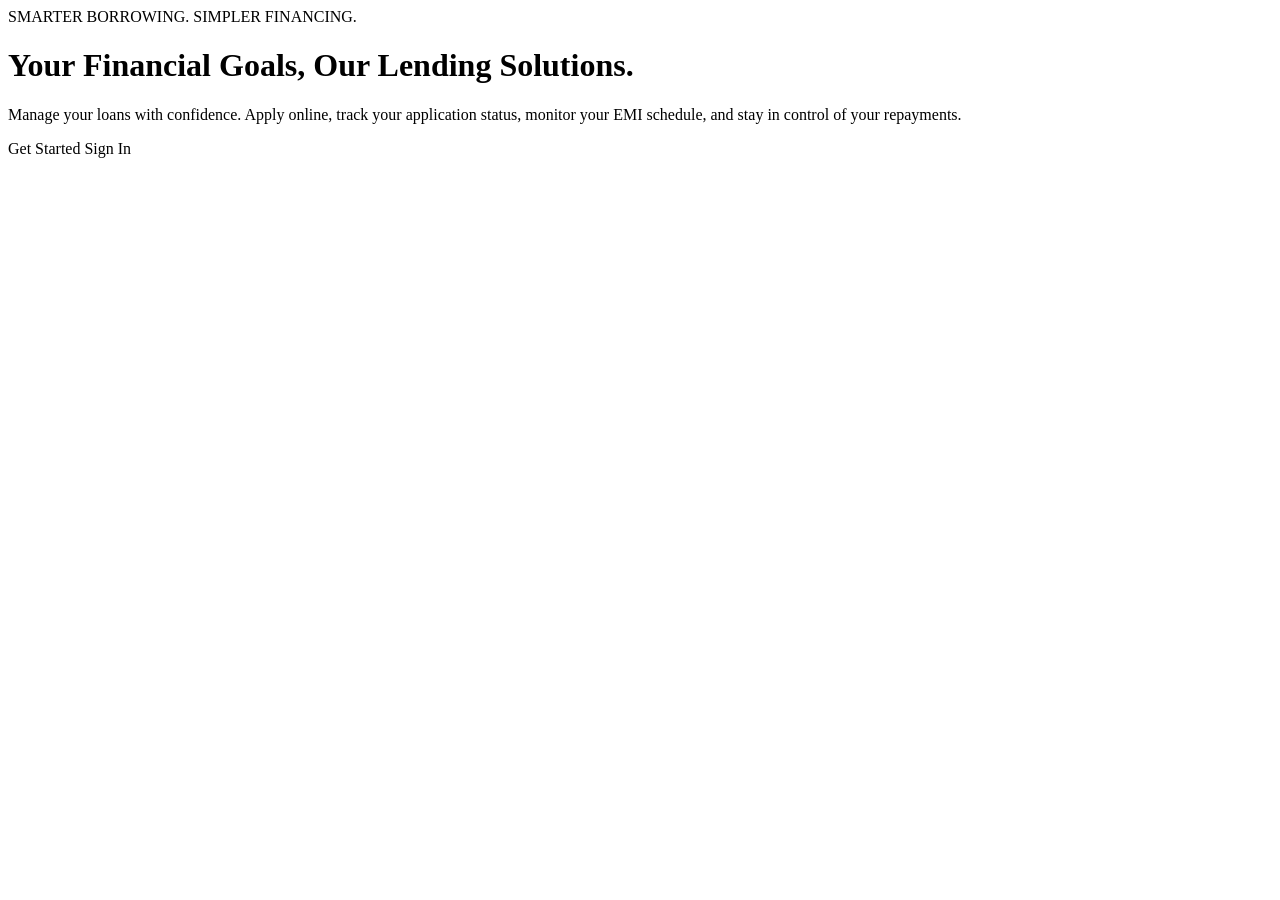
<file: src/main/resources/templates/index.html>
<!DOCTYPE html>
<html lang="en" xmlns:th="http://www.thymeleaf.org">

<head>
    <meta charset="UTF-8">
    <meta name="viewport" content="width=device-width, initial-scale=1.0">

    <title>Digital Lending System</title>

    <link rel="stylesheet" th:href="@{/css/style.css}">
</head>

<body>

<!-- Reusable Navigation -->
<div th:replace="~{fragments/common :: publicNavbar}"></div>


<main class="home-hero">
    <div class="hero-content">

        <span class="hero-tagline">
            SMARTER BORROWING. SIMPLER FINANCING.
        </span>

        <h1>
            Your Financial Goals,
            <span>Our Lending Solutions.</span>
        </h1>

        <p class="hero-description">
            Manage your loans with confidence. Apply online, track your
            application status, monitor your EMI schedule, and stay
            in control of your repayments.
        </p>

        <div class="hero-actions">
            <a th:href="@{/register}"
               class="hero-button hero-button-primary">
                Get Started
            </a>

            <a th:href="@{/login}"
               class="hero-button hero-button-secondary">
                Sign In
            </a>
        </div>

    </div>
</main>


<!-- Reusable Footer -->
<div th:replace="~{fragments/common :: pageFooter}"></div>

</body>
</html>
</file>
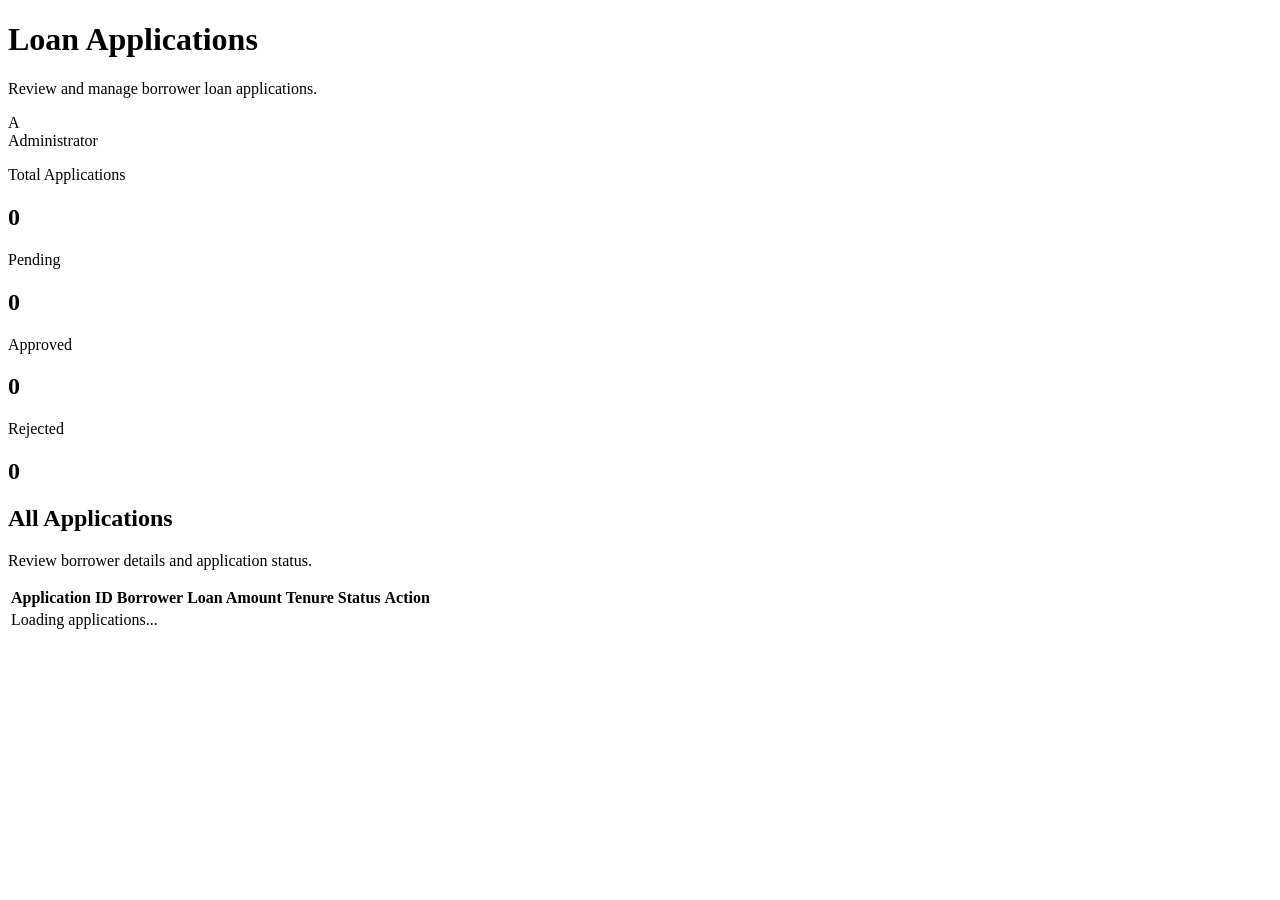
<file: src/main/resources/templates/admin/applications.html>
<!DOCTYPE html>
<html lang="en" xmlns:th="http://www.thymeleaf.org">
<head>
    <meta charset="UTF-8">
    <meta name="viewport" content="width=device-width, initial-scale=1.0">
    <title>Loan Applications | Digital Lending</title>
    <link rel="stylesheet" th:href="@{/css/style.css}">


    <style>
        /* Action buttons container */
        .application-actions {
            display: flex;
            align-items: center;
            gap: 10px;
            white-space: nowrap;
        }

        /* Common button styling */
        .action-btn {
            border: none;
            padding: 9px 16px;
            border-radius: 8px;
            font-size: 13px;
            font-weight: 600;
            cursor: pointer;
            transition: all 0.25s ease;
            display: inline-flex;
            align-items: center;
            justify-content: center;
            gap: 6px;
        }

        /* Approve button */
        .approve-btn {
            background: #e0f5f0;
            color: #087f68;
            border: 1px solid #b7e8dc;
        }

        .approve-btn:hover {
            background: #087f68;
            color: #ffffff;
            box-shadow: 0 4px 10px rgba(8, 127, 104, 0.18);
            transform: translateY(-2px);
        }

        /* Reject button */
        .reject-btn {
            background: #fff0f0;
            color: #c03945;
            border: 1px solid #f3c5c8;
        }

        .reject-btn:hover {
            background: #c03945;
            color: #ffffff;
            box-shadow: 0 4px 10px rgba(192, 57, 69, 0.18);
            transform: translateY(-2px);
        }

        /* Keyboard accessibility */
        .action-btn:focus-visible {
            outline: 3px solid rgba(20, 150, 130, 0.3);
            outline-offset: 3px;
        }

        .action-btn:active {
            transform: scale(0.97);
        }
    </style>


</head>
<body class="dashboard-page">

<div class="dashboard-container">

    <!-- Admin Sidebar -->
    <aside th:replace="~{fragments/common :: adminSidebar('applications')}"></aside>

    <!-- Main Content -->
    <main class="dashboard-main">

        <header class="dashboard-header">
            <div>
                <h1>Loan Applications</h1>
                <p>Review and manage borrower loan applications.</p>
            </div>

            <div class="dashboard-user">
                <div class="user-avatar">A</div>
                <span>Administrator</span>
            </div>
        </header>

        <!-- Application Summary -->
        <section class="dashboard-section">
            <div class="summary-grid">

                <div class="summary-card">
                    <p>Total Applications</p>
                    <h2 id="totalApplications">0</h2>
                </div>

                <div class="summary-card">
                    <p>Pending</p>
                    <h2 id="pendingApplications">0</h2>
                </div>

                <div class="summary-card">
                    <p>Approved</p>
                    <h2 id="approvedApplications">0</h2>
                </div>

                <div class="summary-card">
                    <p>Rejected</p>
                    <h2 id="rejectedApplications">0</h2>
                </div>

            </div>
        </section>

        <!-- Applications Table -->
        <section class="loans-table-section">

            <div class="section-heading">
                <h2>All Applications</h2>
                <p>Review borrower details and application status.</p>
            </div>

            <p id="applicationsMessage" class="form-message"></p>

            <div class="table-responsive">
                <table class="loans-table">

                    <thead>
                    <tr>
                        <th>Application ID</th>
                        <th>Borrower</th>
                        <th>Loan Amount</th>
                        <th>Tenure</th>
                        <th>Status</th>
                        <th>Action</th>
                    </tr>
                    </thead>

                    <tbody id="applicationsTableBody">
                    <tr>
                        <td colspan="6" class="empty-table-message">
                            Loading applications...
                        </td>
                    </tr>
                    </tbody>

                </table>
            </div>

        </section>

    </main>

    <input type="hidden" id="csrfToken"
           th:name="${_csrf.parameterName}"
           th:value="${_csrf.token}">

</div>


<script th:src="@{/js/admin-applications.js}"></script>
</body>
</html>
</file>
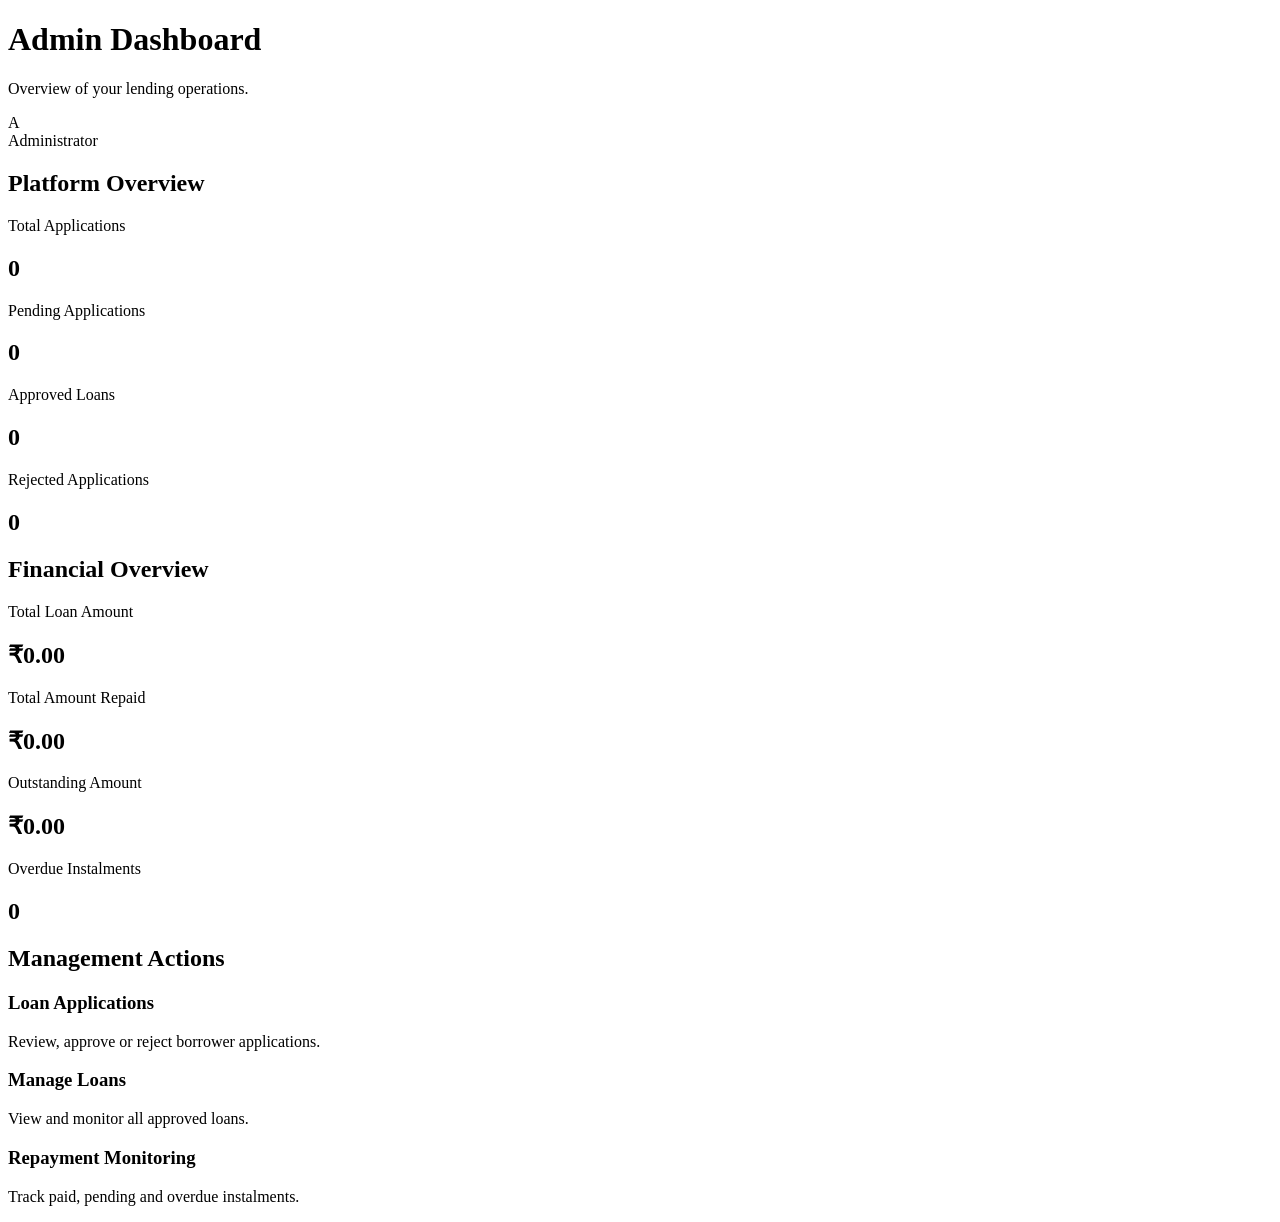
<file: src/main/resources/templates/admin/dashboard.html>
<!DOCTYPE html>
<html lang="en" xmlns:th="http://www.thymeleaf.org">
<head>
    <meta charset="UTF-8">
    <meta name="viewport" content="width=device-width, initial-scale=1.0">
    <title>Admin Dashboard | Digital Lending</title>
    <link rel="stylesheet" th:href="@{/css/style.css}">
</head>
<body class="dashboard-page">

<div class="dashboard-container">

    <!-- Admin Sidebar -->
    <aside th:replace="~{fragments/common :: adminSidebar('dashboard')}"></aside>

    <!-- Main Content -->
    <main class="dashboard-main">

        <header class="dashboard-header">
            <div>
                <h1>Admin Dashboard</h1>
                <p>Overview of your lending operations.</p>
            </div>

            <div class="dashboard-user">
                <div class="user-avatar">A</div>
                <span>Administrator</span>
            </div>
        </header>


        <!-- Statistics -->
        <section class="dashboard-section">
            <h2>Platform Overview</h2>

            <div class="summary-grid">

                <div class="summary-card">
                    <p>Total Applications</p>
                    <h2 id="totalApplications">0</h2>
                </div>

                <div class="summary-card">
                    <p>Pending Applications</p>
                    <h2 id="pendingApplications">0</h2>
                </div>

                <div class="summary-card">
                    <p>Approved Loans</p>
                    <h2 id="approvedLoans">0</h2>
                </div>

                <div class="summary-card">
                    <p>Rejected Applications</p>
                    <h2 id="rejectedApplications">0</h2>
                </div>

            </div>
        </section>


        <!-- Financial Overview -->
        <section class="dashboard-section">
            <h2>Financial Overview</h2>

            <div class="summary-grid">

                <div class="summary-card">
                    <p>Total Loan Amount</p>
                    <h2 id="totalLoanAmount">₹0.00</h2>
                </div>

                <div class="summary-card">
                    <p>Total Amount Repaid</p>
                    <h2 id="totalAmountRepaid">₹0.00</h2>
                </div>

                <div class="summary-card">
                    <p>Outstanding Amount</p>
                    <h2 id="outstandingAmount">₹0.00</h2>
                </div>

                <div class="summary-card">
                    <p>Overdue Instalments</p>
                    <h2 id="overdueInstalments">0</h2>
                </div>

            </div>
        </section>

        <!-- Quick Actions -->
        <section class="dashboard-section">
            <h2>Management Actions</h2>

            <div class="action-grid">

                <a th:href="@{/admin/applications}" class="action-card">
                    <h3>Loan Applications</h3>
                    <p>Review, approve or reject borrower applications.</p>
                </a>

                <a th:href="@{/admin/loans}" class="action-card">
                    <h3>Manage Loans</h3>
                    <p>View and monitor all approved loans.</p>
                </a>

                <a th:href="@{/admin/repayments}" class="action-card">
                    <h3>Repayment Monitoring</h3>
                    <p>Track paid, pending and overdue instalments.</p>
                </a>

            </div>
        </section>

    </main>

</div>


<script th:src="@{/js/admin-dashboard.js}"></script>
</body>
</html>
</file>
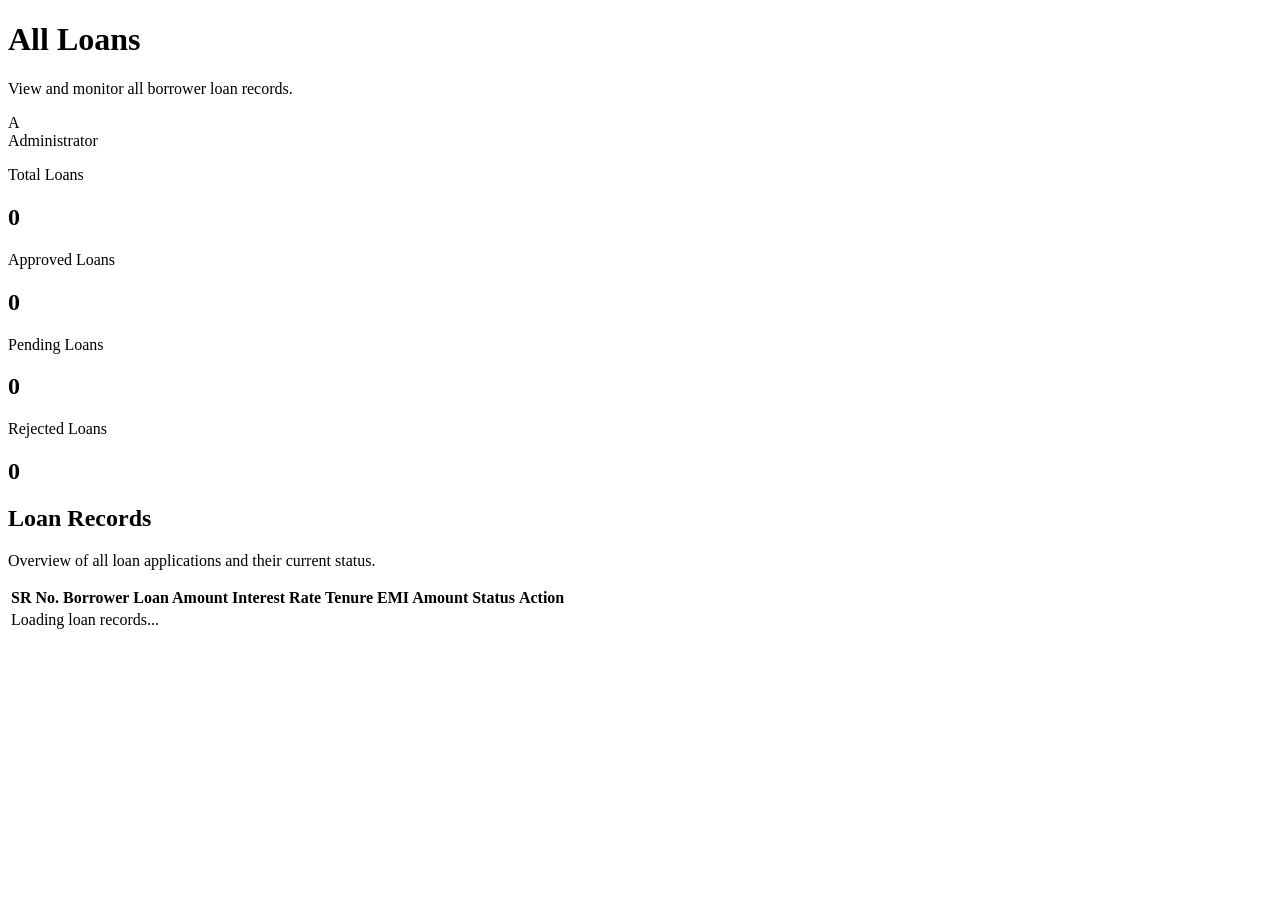
<file: src/main/resources/templates/admin/loans.html>
<!DOCTYPE html>
<html lang="en" xmlns:th="http://www.thymeleaf.org">
<head>
    <meta charset="UTF-8">
    <meta name="viewport" content="width=device-width, initial-scale=1.0">
    <title>All Loans | Digital Lending</title>
    <link rel="stylesheet" th:href="@{/css/style.css}">

  <style>

    /* Loan status badges */
    .loan-status {
      display: inline-block;
      padding: 6px 12px;
      border-radius: 20px;
      font-size: 12px;
      font-weight: 600;
      letter-spacing: 0.3px;
      text-transform: uppercase;
    }

    .status-approved {
      background: #e0f5f0;
      color: #087f68;
    }

    .status-applied,
    .status-pending {
      background: #fff4dc;
      color: #a66b00;
    }

    .status-rejected {
      background: #fff0f0;
      color: #c03945;
    }

    .status-closed {
      background: #edf0f4;
      color: #526174;
    }

    /* Generate repayment schedule button */
    .generate-schedule-btn {
        background: linear-gradient(135deg, #0d9488, #0f766e);
        color: #ffffff;
        border: none;
        padding: 9px 14px;
        border-radius: 8px;
        font-size: 12px;
        font-weight: 600;
        cursor: pointer;
        white-space: nowrap;
        transition: all 0.25s ease;
        box-shadow: 0 3px 8px rgba(13, 148, 136, 0.18);
    }

    .generate-schedule-btn:hover {
        background: linear-gradient(135deg, #0f766e, #115e59);
        transform: translateY(-2px);
    }

    .generate-schedule-btn:disabled {
        background: #94a3b8;
        cursor: not-allowed;
        transform: none;
        box-shadow: none;
    }

    .schedule-generated {
        color: #087f68;
        font-size: 12px;
        font-weight: 600;
        white-space: nowrap;
    }

  </style>

</head>
<body class="dashboard-page">

<div class="dashboard-container">

    <!-- Admin Sidebar -->
    <aside th:replace="~{fragments/common :: adminSidebar('loans')}"></aside>

    <!-- Main Content -->
    <main class="dashboard-main">

        <input type="hidden" id="csrfToken"
               th:name="${_csrf.parameterName}"
               th:value="${_csrf.token}">

        <header class="dashboard-header">
            <div>
                <h1>All Loans</h1>
                <p>View and monitor all borrower loan records.</p>
            </div>

            <div class="dashboard-user">
                <div class="user-avatar">A</div>
                <span>Administrator</span>
            </div>
        </header>

        <!-- Loan Summary -->
        <section class="dashboard-section">
            <div class="summary-grid">

                <div class="summary-card">
                    <p>Total Loans</p>
                    <h2 id="totalLoans">0</h2>
                </div>

                <div class="summary-card">
                    <p>Approved Loans</p>
                    <h2 id="approvedLoans">0</h2>
                </div>

                <div class="summary-card">
                    <p>Pending Loans</p>
                    <h2 id="pendingLoans">0</h2>
                </div>

                <div class="summary-card">
                    <p>Rejected Loans</p>
                    <h2 id="rejectedLoans">0</h2>
                </div>

            </div>
        </section>

        <!-- Loans Table -->
        <section class="loans-table-section">

            <div class="section-heading">
                <h2>Loan Records</h2>
                <p>Overview of all loan applications and their current status.</p>
            </div>

            <div class="table-responsive">
                <table class="loans-table">

                    <thead>
                    <tr>
                        <th>SR No.</th>
                        <th>Borrower</th>
                        <th>Loan Amount</th>
                        <th>Interest Rate</th>
                        <th>Tenure</th>
                        <th>EMI Amount</th>
                        <th>Status</th>
                        <th>Action</th>
                    </tr>
                    </thead>

                    <tbody id="loansTableBody">
                      <tr>
                          <td colspan="8" class="empty-table-message">
                              Loading loan records...
                          </td>
                      </tr>
                    </tbody>

                </table>
            </div>

        </section>

    </main>

</div>


<script th:src="@{/js/admin-loans.js}"></script>
</body>
</html>
</file>
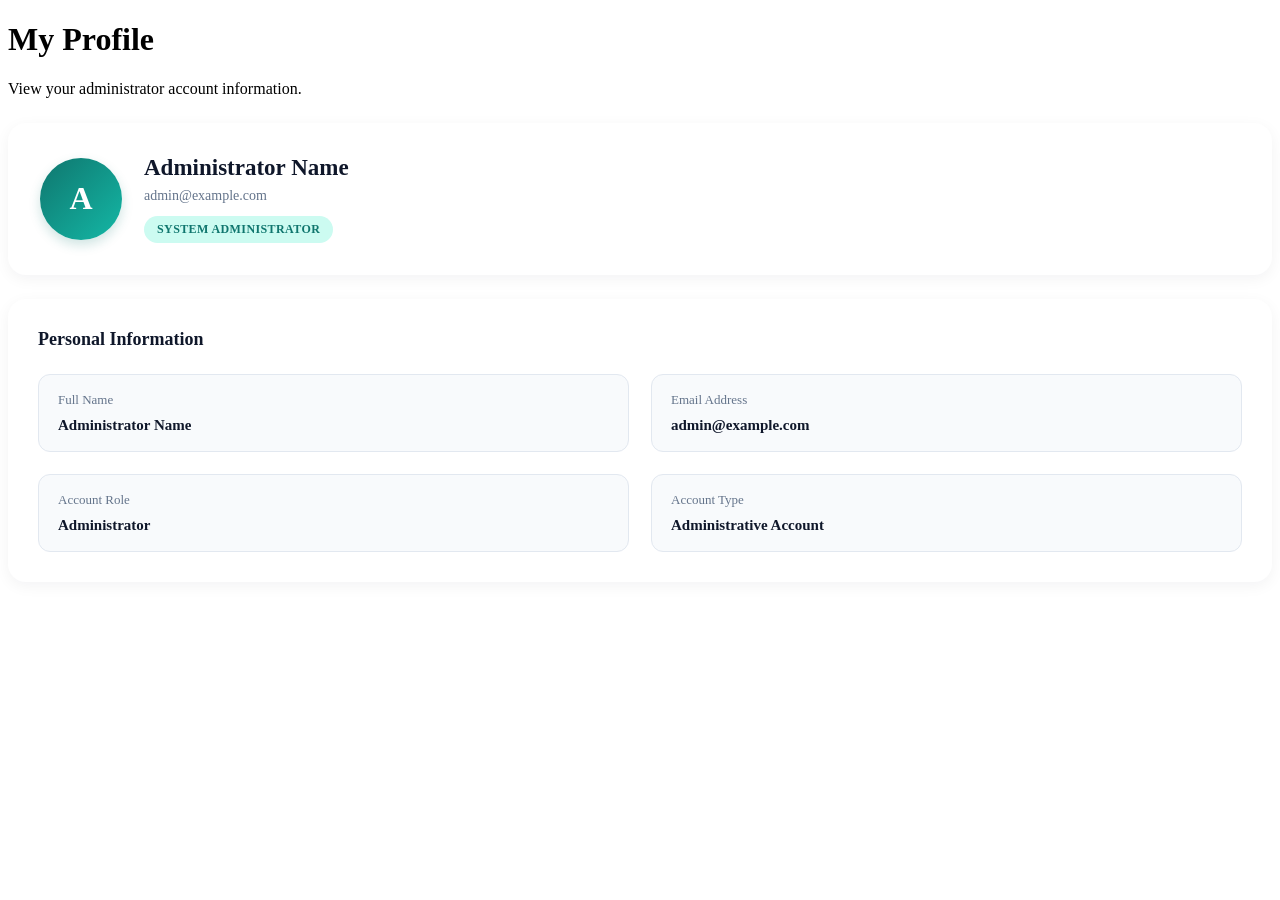
<file: src/main/resources/templates/admin/profile.html>
<!DOCTYPE html>
<html lang="en" xmlns:th="http://www.thymeleaf.org">
<head>
  <meta charset="UTF-8">
  <meta name="viewport" content="width=device-width, initial-scale=1.0">
  <title>Admin Profile | Digital Lending</title>

  <link rel="stylesheet" th:href="@{/css/style.css}">

  <style>
    /* Main profile layout */
    .admin-profile-container {
      display: flex;
      flex-direction: column;
      gap: 24px;
      margin-top: 25px;
    }

    /* Profile identity card */
    .admin-identity-card {
      background: #ffffff;
      border-radius: 18px;
      padding: 32px;
      box-shadow: 0 4px 15px rgba(15, 23, 42, 0.05);
      display: flex;
      align-items: center;
      gap: 22px;
    }

    .admin-profile-avatar {
      width: 82px;
      height: 82px;
      min-width: 82px;
      border-radius: 50%;
      background: linear-gradient(135deg, #0f766e, #14b8a6);
      color: #ffffff;
      display: flex;
      align-items: center;
      justify-content: center;
      font-size: 32px;
      font-weight: 700;
      box-shadow: 0 5px 12px rgba(15, 118, 110, 0.2);
    }

    .admin-profile-heading h2 {
      color: #0f172a;
      font-size: 23px;
      margin: 0 0 7px;
    }

    .admin-profile-heading p {
      color: #64748b;
      font-size: 14px;
      margin: 0 0 12px;
    }

    .admin-role-badge {
      display: inline-block;
      background: #ccfbf1;
      color: #0f766e;
      padding: 6px 13px;
      border-radius: 20px;
      font-size: 12px;
      font-weight: 700;
      letter-spacing: 0.4px;
    }

    /* Information card */
    .admin-information-card {
      background: #ffffff;
      border-radius: 18px;
      padding: 30px;
      box-shadow: 0 4px 15px rgba(15, 23, 42, 0.05);
    }

    .admin-information-card h3 {
      color: #0f172a;
      font-size: 18px;
      margin: 0 0 24px;
    }

    .admin-profile-grid {
      display: grid;
      grid-template-columns: repeat(2, minmax(0, 1fr));
      gap: 22px;
    }

    .admin-profile-detail {
      background: #f8fafc;
      border: 1px solid #e2e8f0;
      border-radius: 12px;
      padding: 17px 19px;
    }

    .admin-profile-detail label {
      display: block;
      color: #64748b;
      font-size: 13px;
      margin-bottom: 9px;
    }

    .admin-profile-detail p {
      color: #0f172a;
      font-size: 15px;
      font-weight: 600;
      margin: 0;
      word-break: break-word;
    }

    /* Responsive layout */
    @media (max-width: 768px) {
      .admin-identity-card {
        padding: 24px;
      }

      .admin-information-card {
        padding: 24px;
      }

      .admin-profile-grid {
        grid-template-columns: 1fr;
      }
    }

    @media (max-width: 480px) {
      .admin-identity-card {
        flex-direction: column;
        align-items: flex-start;
        gap: 16px;
      }

      .admin-profile-avatar {
        width: 70px;
        height: 70px;
        min-width: 70px;
        font-size: 27px;
      }

      .admin-profile-heading h2 {
        font-size: 20px;
      }
    }
  </style>
</head>

<body class="dashboard-page">

<div class="dashboard-container">

  <!-- Admin Sidebar -->
  <aside th:replace="~{fragments/common :: adminSidebar('profile')}"></aside>

  <!-- Main Content -->
  <main class="dashboard-main">

    <header class="dashboard-header">
      <div>
        <h1>My Profile</h1>
        <p>View your administrator account information.</p>
      </div>
    </header>

    <div class="admin-profile-container">

      <!-- Administrator Identity Card -->
      <section class="admin-identity-card">

        <div class="admin-profile-avatar"
             th:text="${#strings.substring(user.name, 0, 1).toUpperCase()}">
          A
        </div>

        <div class="admin-profile-heading">
          <h2 th:text="${user.name}">Administrator Name</h2>
          <p th:text="${user.email}">admin@example.com</p>

          <span class="admin-role-badge">
                        SYSTEM ADMINISTRATOR
                    </span>
        </div>

      </section>

      <!-- Personal Information -->
      <section class="admin-information-card">

        <h3>Personal Information</h3>

        <div class="admin-profile-grid">

          <div class="admin-profile-detail">
            <label>Full Name</label>
            <p th:text="${user.name}">Administrator Name</p>
          </div>

          <div class="admin-profile-detail">
            <label>Email Address</label>
            <p th:text="${user.email}">admin@example.com</p>
          </div>

          <div class="admin-profile-detail">
            <label>Account Role</label>
            <p>Administrator</p>
          </div>

          <div class="admin-profile-detail">
            <label>Account Type</label>
            <p>Administrative Account</p>
          </div>

        </div>

      </section>

    </div>

  </main>

</div>

</body>
</html>
</file>
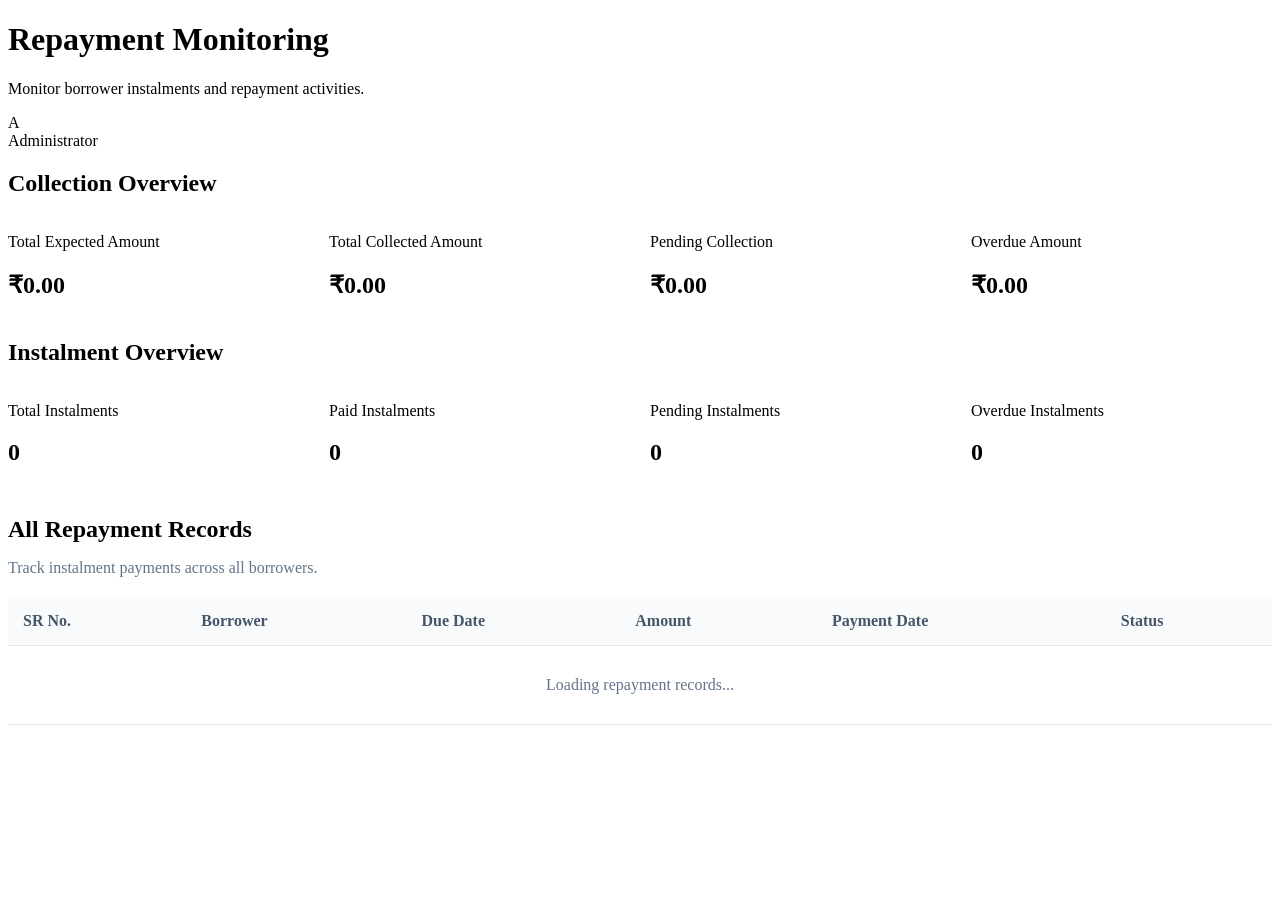
<file: src/main/resources/templates/admin/repayments.html>
<!DOCTYPE html>
<html lang="en" xmlns:th="http://www.thymeleaf.org">

<head>
    <meta charset="UTF-8">
    <meta name="viewport" content="width=device-width, initial-scale=1.0">

    <title>Repayments | Digital Lending</title>

    <!-- Shared CSS -->
    <link rel="stylesheet" th:href="@{/css/style.css}">

    <!-- Page-specific CSS -->
    <style>
        .repayment-summary-grid {
            display: grid;
            grid-template-columns: repeat(4, minmax(0, 1fr));
            gap: 20px;
            margin-top: 20px;
        }

        .repayment-table-section {
            margin-top: 30px;
        }

        .repayment-table {
            width: 100%;
            border-collapse: collapse;
        }

        .repayment-table th,
        .repayment-table td {
            padding: 15px;
            text-align: left;
            border-bottom: 1px solid #e5e7eb;
            white-space: nowrap;
        }

        .repayment-table th {
            font-weight: 600;
            color: #475569;
            background: #f8fafc;
        }

        .repayment-table td {
            color: #334155;
        }

        .table-responsive {
            width: 100%;
            overflow-x: auto;
        }

        .empty-table-message {
            text-align: center !important;
            padding: 30px !important;
            color: #64748b !important;
        }

        .loan-status {
            display: inline-block;
            padding: 6px 12px;
            border-radius: 20px;
            font-size: 12px;
            font-weight: 600;
        }

        .status-paid {
            background: #dcfce7;
            color: #166534;
        }

        .status-pending {
            background: #fef3c7;
            color: #92400e;
        }

        .status-overdue {
            background: #fee2e2;
            color: #991b1b;
        }

        .section-heading {
            margin-bottom: 20px;
        }

        .section-heading h2 {
            margin-bottom: 6px;
        }

        .section-heading p {
            color: #64748b;
        }

        @media (max-width: 1000px) {
            .repayment-summary-grid {
                grid-template-columns: repeat(2, minmax(0, 1fr));
            }
        }

        @media (max-width: 600px) {
            .repayment-summary-grid {
                grid-template-columns: 1fr;
            }
        }
    </style>
</head>

<body class="dashboard-page">

<div class="dashboard-container">

    <!-- Admin Sidebar -->
    <aside th:replace="~{fragments/common :: adminSidebar('repayments')}"></aside>

    <!-- Main Content -->
    <main class="dashboard-main">

        <!-- Page Header -->
        <header class="dashboard-header">

            <div>
                <h1>Repayment Monitoring</h1>
                <p>Monitor borrower instalments and repayment activities.</p>
            </div>

            <div class="dashboard-user">
                <div class="user-avatar">A</div>
                <span>Administrator</span>
            </div>

        </header>

        <!-- Financial Summary -->
        <section class="dashboard-section">

            <h2>Collection Overview</h2>

            <div class="repayment-summary-grid">

                <div class="summary-card">
                    <p>Total Expected Amount</p>
                    <h2 id="totalExpectedAmount">₹0.00</h2>
                </div>

                <div class="summary-card">
                    <p>Total Collected Amount</p>
                    <h2 id="totalCollectedAmount">₹0.00</h2>
                </div>

                <div class="summary-card">
                    <p>Pending Collection</p>
                    <h2 id="pendingCollection">₹0.00</h2>
                </div>

                <div class="summary-card">
                    <p>Overdue Amount</p>
                    <h2 id="overdueAmount">₹0.00</h2>
                </div>

            </div>

        </section>

        <!-- Instalment Summary -->
        <section class="dashboard-section">

            <h2>Instalment Overview</h2>

            <div class="repayment-summary-grid">

                <div class="summary-card">
                    <p>Total Instalments</p>
                    <h2 id="totalRepayments">0</h2>
                </div>

                <div class="summary-card">
                    <p>Paid Instalments</p>
                    <h2 id="paidRepayments">0</h2>
                </div>

                <div class="summary-card">
                    <p>Pending Instalments</p>
                    <h2 id="pendingRepayments">0</h2>
                </div>

                <div class="summary-card">
                    <p>Overdue Instalments</p>
                    <h2 id="overdueRepayments">0</h2>
                </div>

            </div>

        </section>

        <!-- Repayment Records Table -->
        <section class="repayment-table-section">

            <div class="section-heading">

                <h2>All Repayment Records</h2>

                <p>
                    Track instalment payments across all borrowers.
                </p>

            </div>

            <div class="table-responsive">

                <table class="repayment-table">

                    <thead>
                    <tr>
                        <th>SR No.</th>
                        <th>Borrower</th>
                        <th>Due Date</th>
                        <th>Amount</th>
                        <th>Payment Date</th>
                        <th>Status</th>
                    </tr>
                    </thead>

                    <tbody id="repaymentsTableBody">

                    <tr>
                        <td colspan="6" class="empty-table-message">
                            Loading repayment records...
                        </td>
                    </tr>

                    </tbody>

                </table>

            </div>

        </section>

    </main>

</div>

<!-- Admin Repayment JavaScript -->
<script th:src="@{/js/admin-repayments.js}"></script>

</body>
</html>
</file>
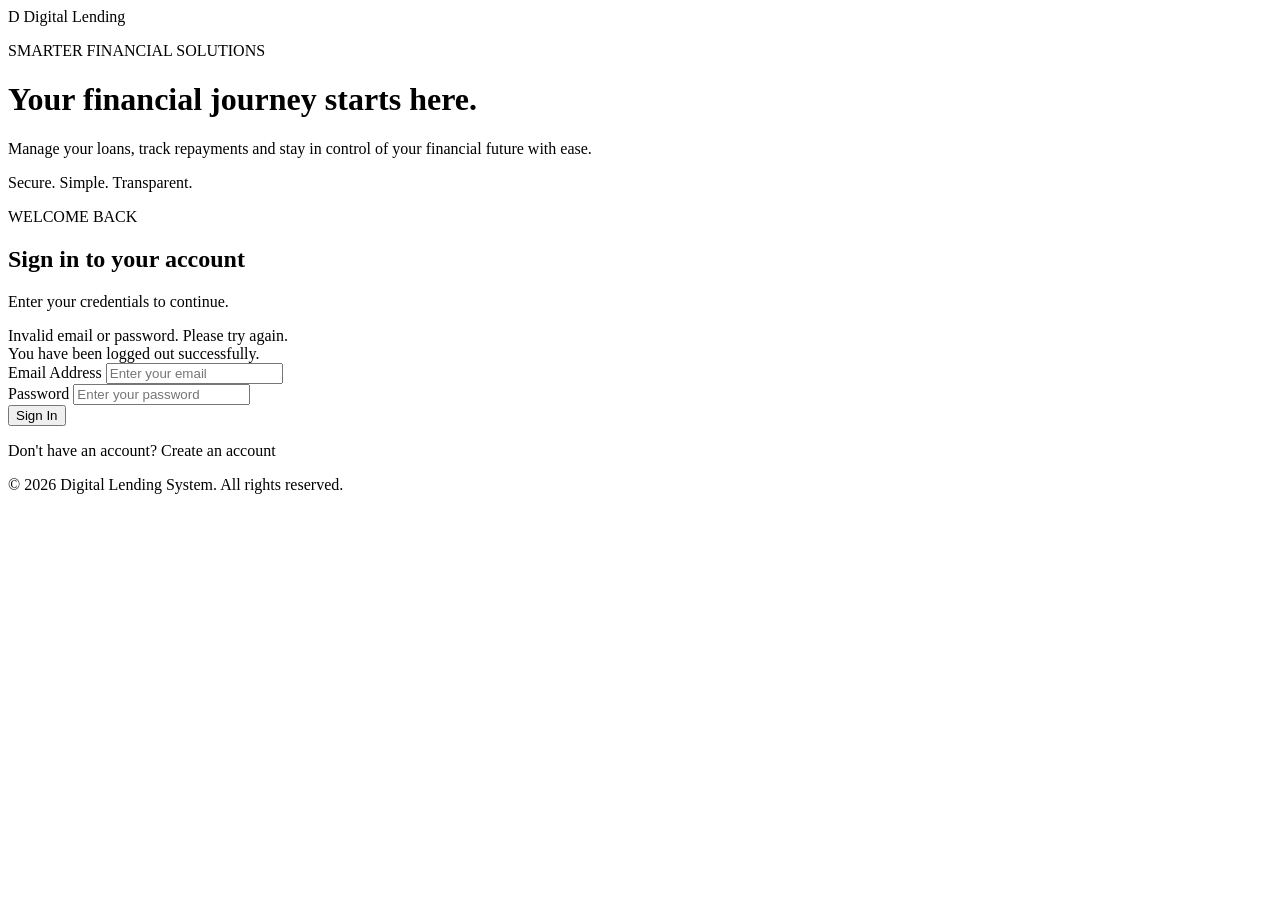
<file: src/main/resources/templates/auth/login.html>
<!DOCTYPE html>
<html lang="en" xmlns:th="http://www.thymeleaf.org">

<head>
    <meta charset="UTF-8">
    <meta name="viewport" content="width=device-width, initial-scale=1.0">

    <title>Login | Digital Lending System</title>

    <link rel="stylesheet" th:href="@{/css/style.css}">
</head>

<body class="auth-page">

<div class="login-container">

    <!-- Left Section -->
    <div class="login-banner">

        <div class="brand">
            <span class="brand-icon">D</span>
            <span>Digital Lending</span>
        </div>

        <div class="banner-content">
            <p class="eyebrow">SMARTER FINANCIAL SOLUTIONS</p>

            <h1>
                Your financial
                <span>journey starts here.</span>
            </h1>

            <p class="banner-description">
                Manage your loans, track repayments and stay
                in control of your financial future with ease.
            </p>
        </div>

        <div class="banner-footer">
            Secure. Simple. Transparent.
        </div>

    </div>


    <!-- Right Section -->
    <div class="login-form-section">

        <div class="login-card">

            <div class="form-heading">
                <p class="eyebrow">WELCOME BACK</p>
                <h2>Sign in to your account</h2>

                <p>Enter your credentials to continue.</p>
            </div>

            <div th:if="${param.error}" class="error-message">
                Invalid email or password. Please try again.
            </div>

            <div th:if="${param.logout}" class="success-message">
                You have been logged out successfully.
            </div>

            <div th:if="${successMessage}"
                 class="success-message"
                 th:text="${successMessage}">
            </div>

            <form th:action="@{/login}" method="post">

                <input type="hidden"
                   th:name="${_csrf.parameterName}"
                   th:value="${_csrf.token}">

                <div class="form-group">
                    <label for="email">Email Address</label>

                    <input
                            type="email"
                            id="email"
                            name="email"
                            placeholder="Enter your email"
                            required>
                </div>

                <div class="form-group">
                    <label for="password">Password</label>

                    <input
                            type="password"
                            id="password"
                            name="password"
                            placeholder="Enter your password"
                            required>
                </div>

                <button type="submit" class="login-button">
                    Sign In
                </button>

            </form>

            <p class="register-link">
                Don't have an account?
                <a th:href="@{/register}">Create an account</a>
            </p>

        </div>

        <div class="form-footer">
            © 2026 Digital Lending System. All rights reserved.
        </div>

    </div>

</div>

</body>
</html>
</file>
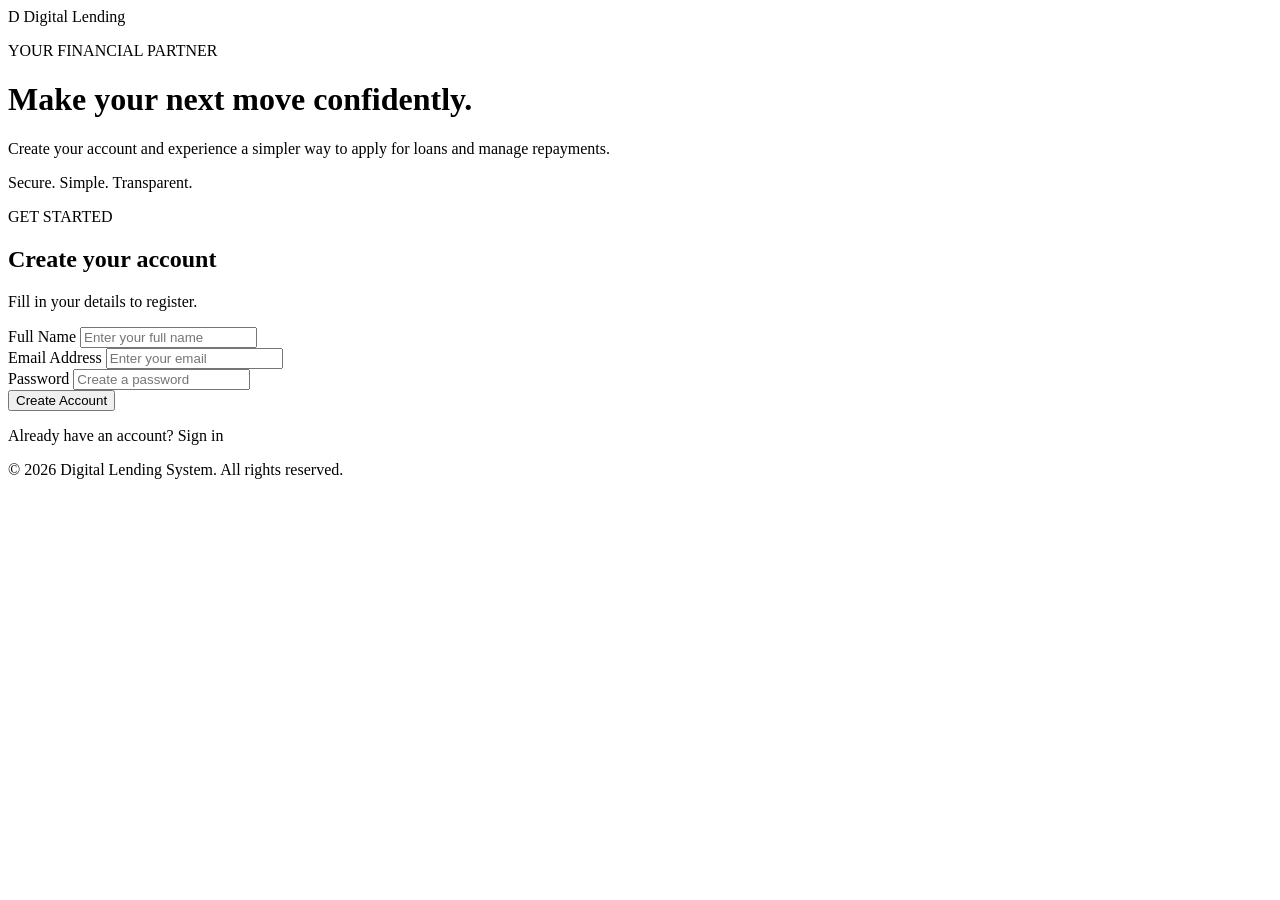
<file: src/main/resources/templates/auth/register.html>
<!DOCTYPE html>
<html lang="en" xmlns:th="http://www.thymeleaf.org">

<head>
  <meta charset="UTF-8">
  <meta name="viewport" content="width=device-width, initial-scale=1.0">

  <title>Register | Digital Lending System</title>

  <link rel="stylesheet" th:href="@{/css/style.css}">
</head>

<body class="auth-page">

<div class="login-container">

  <!-- Left Banner -->
  <div class="login-banner">

    <div class="brand">
      <span class="brand-icon">D</span>
      <span>Digital Lending</span>
    </div>

    <div class="banner-content">

      <p class="eyebrow">YOUR FINANCIAL PARTNER</p>

      <h1>
        Make your next
        <span>move confidently.</span>
      </h1>

      <p class="banner-description">
        Create your account and experience a simpler
        way to apply for loans and manage repayments.
      </p>

    </div>

    <div class="banner-footer">
      Secure. Simple. Transparent.
    </div>

  </div>


  <!-- Registration Form -->
  <div class="login-form-section">

    <div class="login-card register-card">

      <div class="form-heading">

        <p class="eyebrow">GET STARTED</p>

        <h2>Create your account</h2>

        <p>Fill in your details to register.</p>

      </div>

      <div th:if="${errorMessage}"
           class="error-message"
           th:text="${errorMessage}">
      </div>

      <form th:action="@{/register}" method="post" class="register-form">

        <div class="form-group">
          <label for="name">Full Name</label>

          <input
                  type="text"
                  id="name"
                  name="name"
                  placeholder="Enter your full name"
                  required>
        </div>


        <div class="form-group">
          <label for="email">Email Address</label>

          <input
                  type="email"
                  id="email"
                  name="email"
                  placeholder="Enter your email"
                  required>
        </div>

        <div class="form-group">
          <label for="password">Password</label>

          <input
                  type="password"
                  id="password"
                  name="password"
                  placeholder="Create a password"
                  minlength="8"
                  required>
        </div>

        <button type="submit" class="login-button">
          Create Account
        </button>

      </form>


      <p class="register-link">
        Already have an account?
        <a th:href="@{/login}">Sign in</a>
      </p>

    </div>

    <div class="form-footer">
      © 2026 Digital Lending System. All rights reserved.
    </div>

  </div>

</div>

</body>
</html>
</file>
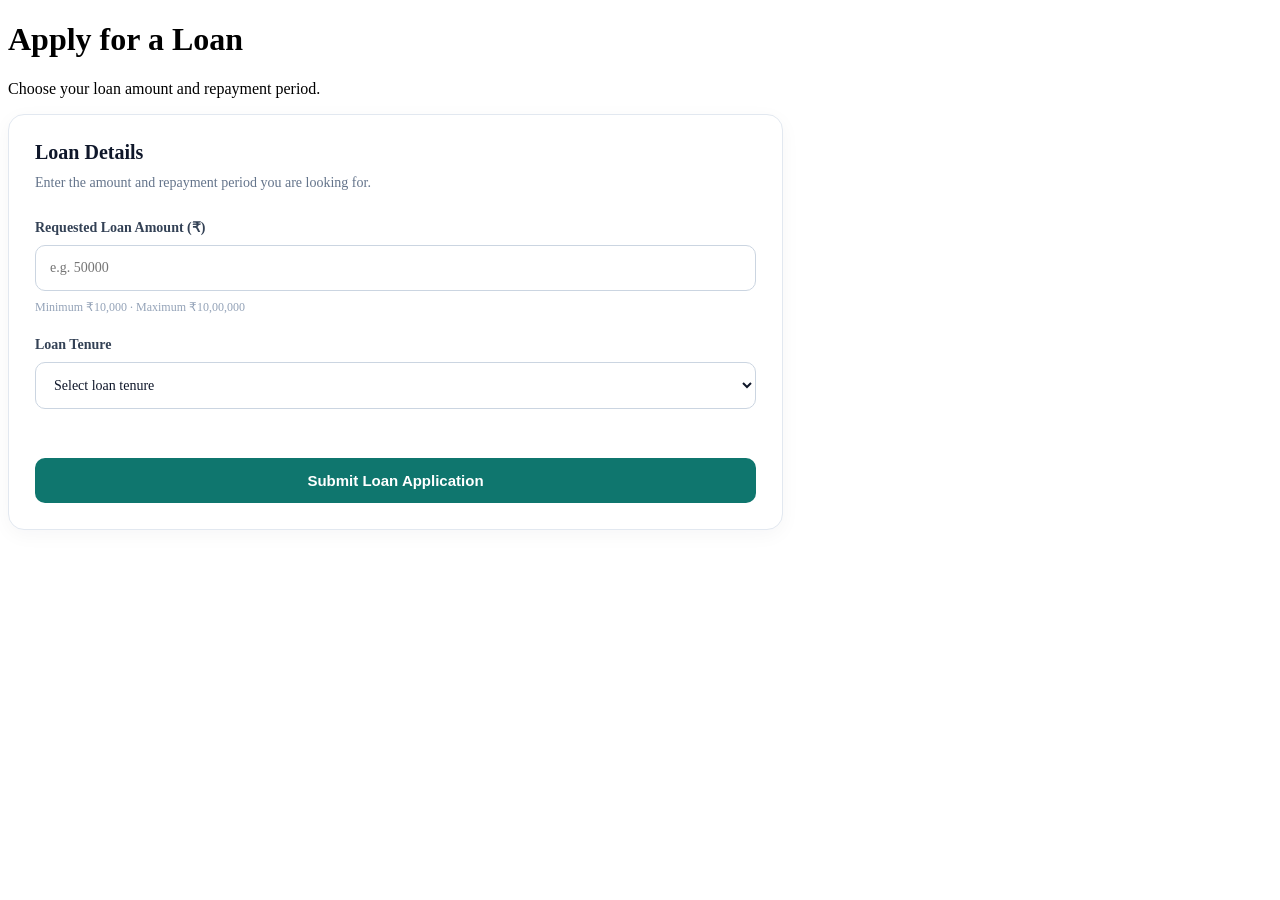
<file: src/main/resources/templates/borrower/apply-loan.html>
<!DOCTYPE html>
<html lang="en" xmlns:th="http://www.thymeleaf.org">
<head>
    <meta charset="UTF-8">
    <meta name="viewport" content="width=device-width, initial-scale=1.0">
    <title>Apply for Loan | Digital Lending</title>

    <link rel="stylesheet" th:href="@{/css/style.css}">

    <style>
        /* Main layout */
        .application-layout {
            display: grid;
            grid-template-columns: minmax(0, 1.5fr) minmax(300px, 0.9fr);
            gap: 24px;
            align-items: start;
        }

        .application-card,
        .emi-card {
            background: #ffffff;
            border: 1px solid #e2e8f0;
            border-radius: 16px;
            padding: 26px;
            box-shadow: 0 5px 20px rgba(15, 23, 42, 0.04);
        }

        .section-heading {
            margin-bottom: 25px;
        }

        .section-heading h2 {
            color: #0f172a;
            font-size: 20px;
            margin: 0 0 8px;
        }

        .section-heading p {
            color: #64748b;
            font-size: 14px;
            line-height: 1.6;
            margin: 0;
        }

        /* Loan form */
        .loan-application-form {
            display: flex;
            flex-direction: column;
            gap: 22px;
        }

        .loan-application-form .form-group {
            display: flex;
            flex-direction: column;
            gap: 9px;
        }

        .loan-application-form label {
            color: #334155;
            font-size: 14px;
            font-weight: 600;
        }

        .loan-application-form input,
        .loan-application-form select {
            width: 100%;
            box-sizing: border-box;
            padding: 14px;
            border: 1px solid #cbd5e1;
            border-radius: 10px;
            background: #ffffff;
            color: #0f172a;
            font-size: 14px;
            font-family: inherit;
            outline: none;
            transition: 0.2s;
        }

        .loan-application-form input:focus,
        .loan-application-form select:focus {
            border-color: #0d9488;
            box-shadow: 0 0 0 3px rgba(13, 148, 136, 0.12);
        }

        .input-hint {
            color: #94a3b8;
            font-size: 12px;
        }

        .form-actions {
            margin-top: 5px;
        }

        .loan-submit-button {
            width: 100%;
            padding: 14px 20px;
            border: none;
            border-radius: 10px;
            background: #0f766e;
            color: #ffffff;
            font-size: 15px;
            font-weight: 600;
            cursor: pointer;
            transition: background 0.2s;
        }

        .loan-submit-button:hover {
            background: #115e59;
        }

        /* EMI estimation */
        .emi-card {
            background: linear-gradient(145deg, #0f766e, #134e4a);
            color: #ffffff;
            border: none;
            overflow: hidden;
        }

        .emi-heading {
            margin-bottom: 25px;
        }

        .emi-heading h2 {
            font-size: 19px;
            margin: 0 0 8px;
        }

        .emi-heading p {
            color: #ccfbf1;
            font-size: 13px;
            line-height: 1.5;
            margin: 0;
        }

        .emi-main {
            padding: 22px;
            background: rgba(255, 255, 255, 0.1);
            border: 1px solid rgba(255, 255, 255, 0.15);
            border-radius: 12px;
            margin-bottom: 22px;
        }

        .emi-main span {
            color: #ccfbf1;
            font-size: 13px;
        }

        .emi-main h2 {
            font-size: 30px;
            margin: 10px 0 0;
            font-weight: 700;
        }

        .emi-details {
            display: flex;
            flex-direction: column;
            gap: 17px;
        }

        .emi-detail-item {
            display: flex;
            justify-content: space-between;
            align-items: center;
            gap: 12px;
            padding-bottom: 13px;
            border-bottom: 1px solid rgba(255, 255, 255, 0.17);
        }

        .emi-detail-item span {
            color: #ccfbf1;
            font-size: 13px;
        }

        .emi-detail-item strong {
            color: #ffffff;
            font-size: 14px;
            text-align: right;
        }

        .emi-disclaimer {
            margin-top: 22px;
            color: #ccfbf1;
            font-size: 12px;
            line-height: 1.6;
        }

        /* Messages */
        .form-message {
            font-size: 14px;
        }

        .form-message.success {
            color: #15803d;
        }

        .form-message.error {
            color: #dc2626;
        }

        /* Responsive */
        @media (max-width: 900px) {
            .application-layout {
                grid-template-columns: 1fr;
            }
        }

        @media (max-width: 600px) {
            .application-card,
            .emi-card {
                padding: 20px;
            }

            .emi-main h2 {
                font-size: 25px;
            }
        }
    </style>
</head>

<body class="dashboard-page">

<div class="dashboard-container">

    <!-- Borrower Sidebar -->
    <div th:replace="~{fragments/common :: borrowerSidebar('apply-loan')}"></div>

    <!-- Main Content -->
    <main class="dashboard-main">

        <header class="dashboard-header">
            <div>
                <h1>Apply for a Loan</h1>
                <p>Choose your loan amount and repayment period.</p>
            </div>
        </header>

        <section class="application-layout">

            <!-- Loan Application -->
            <div class="application-card">

                <div class="section-heading">
                    <h2>Loan Details</h2>
                    <p>Enter the amount and repayment period you are looking for.</p>
                </div>

                <form id="loanApplicationForm" class="loan-application-form">

                    <div class="form-group">
                        <label for="loanAmount">
                            Requested Loan Amount (₹)
                        </label>

                        <input
                                type="number"
                                id="loanAmount"
                                name="amount"
                                placeholder="e.g. 50000"
                                min="10000"
                                max="1000000"
                                step="0.01"
                                required>

                        <span class="input-hint">
                            Minimum ₹10,000 · Maximum ₹10,00,000
                        </span>
                    </div>

                    <div class="form-group">
                        <label for="tenureMonths">Loan Tenure</label>

                        <select id="tenureMonths" name="tenureMonths" required>
                            <option value="">Select loan tenure</option>
                            <option value="3">3 Months</option>
                            <option value="6">6 Months</option>
                            <option value="9">9 Months</option>
                            <option value="12">12 Months</option>
                            <option value="18">18 Months</option>
                            <option value="24">24 Months</option>
                            <option value="36">36 Months</option>
                            <option value="48">48 Months</option>
                            <option value="60">60 Months</option>
                        </select>
                    </div>

                    <input
                            type="hidden"
                            id="csrfToken"
                            th:name="${_csrf.parameterName}"
                            th:value="${_csrf.token}">

                    <div id="applicationMessage" class="form-message"></div>

                    <div class="form-actions">
                        <button type="submit"
                                class="loan-submit-button">
                            Submit Loan Application
                        </button>
                    </div>

                </form>

            </div>

            <!-- EMI Estimation -->

        </section>

    </main>

</div>

<script th:src="@{/js/borrower-apply-loan.js}"></script>

</body>
</html>
</file>
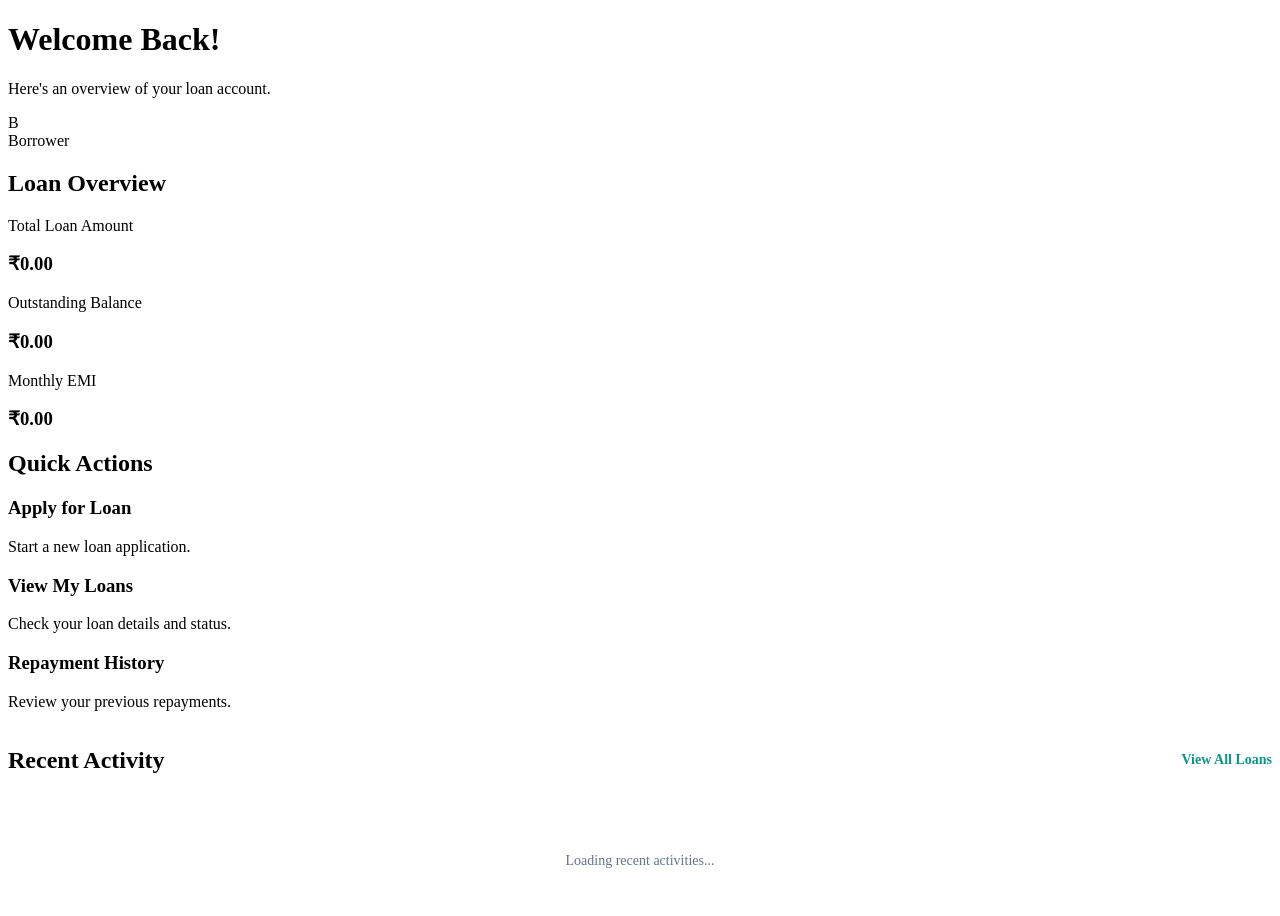
<file: src/main/resources/templates/borrower/dashboard.html>
<!DOCTYPE html>
<html lang="en" xmlns:th="http://www.thymeleaf.org">

<head>
    <meta charset="UTF-8">
    <meta name="viewport" content="width=device-width, initial-scale=1.0">

    <title>Borrower Dashboard | Digital Lending</title>

    <link rel="stylesheet" th:href="@{/css/style.css}">

    <style>

        /* Recent Activity Header */
        .activity-header {
            display: flex;
            justify-content: space-between;
            align-items: center;
            margin-bottom: 20px;
            gap: 12px;
        }

        .activity-header a {
            color: #0d9488;
            font-size: 14px;
            font-weight: 600;
            text-decoration: none;
        }

        .activity-header a:hover {
            text-decoration: underline;
        }

        /* Activity Item */
        .activity-item {
            display: flex;
            align-items: center;
            gap: 15px;
            padding: 16px;
            border-bottom: 1px solid #e5e7eb;
        }

        .activity-item:last-child {
            border-bottom: none;
        }

        /* Activity Icon */
        .activity-icon {
            width: 42px;
            height: 42px;
            min-width: 42px;
            display: flex;
            align-items: center;
            justify-content: center;
            background: #e6f4f1;
            color: #0d9488;
            border-radius: 12px;
            font-size: 20px;
        }

        /* Activity Details */
        .activity-details {
            flex: 1;
            min-width: 0;
        }

        .activity-details h3 {
            font-size: 14px;
            margin: 0 0 5px;
            color: #1e293b;
        }

        .activity-details p {
            font-size: 12px;
            color: #64748b;
            margin: 0;
        }

        /* Amount and Status */
        .activity-info {
            display: flex;
            flex-direction: column;
            align-items: flex-end;
            gap: 7px;
        }

        .activity-info strong {
            font-size: 14px;
            color: #1e293b;
        }

        .activity-status {
            font-size: 11px;
            font-weight: 600;
            padding: 5px 9px;
            border-radius: 20px;
            background: #f1f5f9;
            color: #475569;
        }

        .status-approved,
        .status-paid {
            background: #dcfce7;
            color: #15803d;
        }

        .status-rejected,
        .status-overdue {
            background: #fee2e2;
            color: #b91c1c;
        }

        .status-submitted {
            background: #dbeafe;
            color: #1d4ed8;
        }

        /* Empty and Loading State */
        .activity-empty {
            padding: 25px;
            text-align: center;
            color: #64748b;
            font-size: 14px;
        }

        /* Responsive Design */
        @media (max-width: 600px) {
            .activity-item {
                gap: 10px;
                padding: 13px 5px;
            }

            .activity-icon {
                width: 36px;
                height: 36px;
                min-width: 36px;
            }

            .activity-info strong {
                font-size: 12px;
            }
        }

    </style>

</head>

<body class="dashboard-page">

<div class="dashboard-container">

    <!-- Reusable Borrower Sidebar -->
    <div th:replace="~{fragments/common :: borrowerSidebar('dashboard')}"></div>


    <!-- Main Content -->
    <main class="dashboard-main">

        <!-- Header -->
        <header class="dashboard-header">
            <div>
                <h1>Welcome Back!</h1>
                <p>Here's an overview of your loan account.</p>
            </div>

            <div class="dashboard-user">
                <div class="user-avatar">B</div>
                <span>Borrower</span>
            </div>
        </header>


        <!-- Loan Summary -->
        <section class="dashboard-summary">
            <h2>Loan Overview</h2>

            <div class="summary-grid">

                <div class="summary-card">
                    <p>Total Loan Amount</p>
                    <h3 id="totalLoanAmount">₹0.00</h3>
                </div>

                <div class="summary-card">
                    <p>Outstanding Balance</p>
                    <h3 id="outstandingBalance">₹0.00</h3>
                </div>

                <div class="summary-card">
                    <p>Monthly EMI</p>
                    <h3 id="monthlyEmi">₹0.00</h3>
                </div>


            </div>
        </section>

        <!-- Quick Actions -->

        <!-- Quick Actions -->
        <section class="dashboard-actions">

            <h2>Quick Actions</h2>

            <div class="action-grid">

                <a th:href="@{/borrower/apply-loan}" class="action-card">
                    <h3>Apply for Loan</h3>
                    <p>Start a new loan application.</p>
                </a>

                <a th:href="@{/borrower/loans}" class="action-card">
                    <h3>View My Loans</h3>
                    <p>Check your loan details and status.</p>
                </a>

                <a th:href="@{/borrower/repayments}" class="action-card">
                    <h3>Repayment History</h3>
                    <p>Review your previous repayments.</p>
                </a>

            </div>

        </section>



        <!-- Recent Activity -->
        <section class="dashboard-activity">

            <div class="activity-header">
                <h2>Recent Activity</h2>
                <a th:href="@{/borrower/loans}">View All Loans</a>
            </div>

            <div id="recentActivityContainer">
                <div class="activity-empty">
                    <p>Loading recent activities...</p>
                </div>
            </div>

        </section>


    </main>

</div>


<script th:src="@{/js/borrower-dashboard.js}"></script>
</body>
</html>
</file>
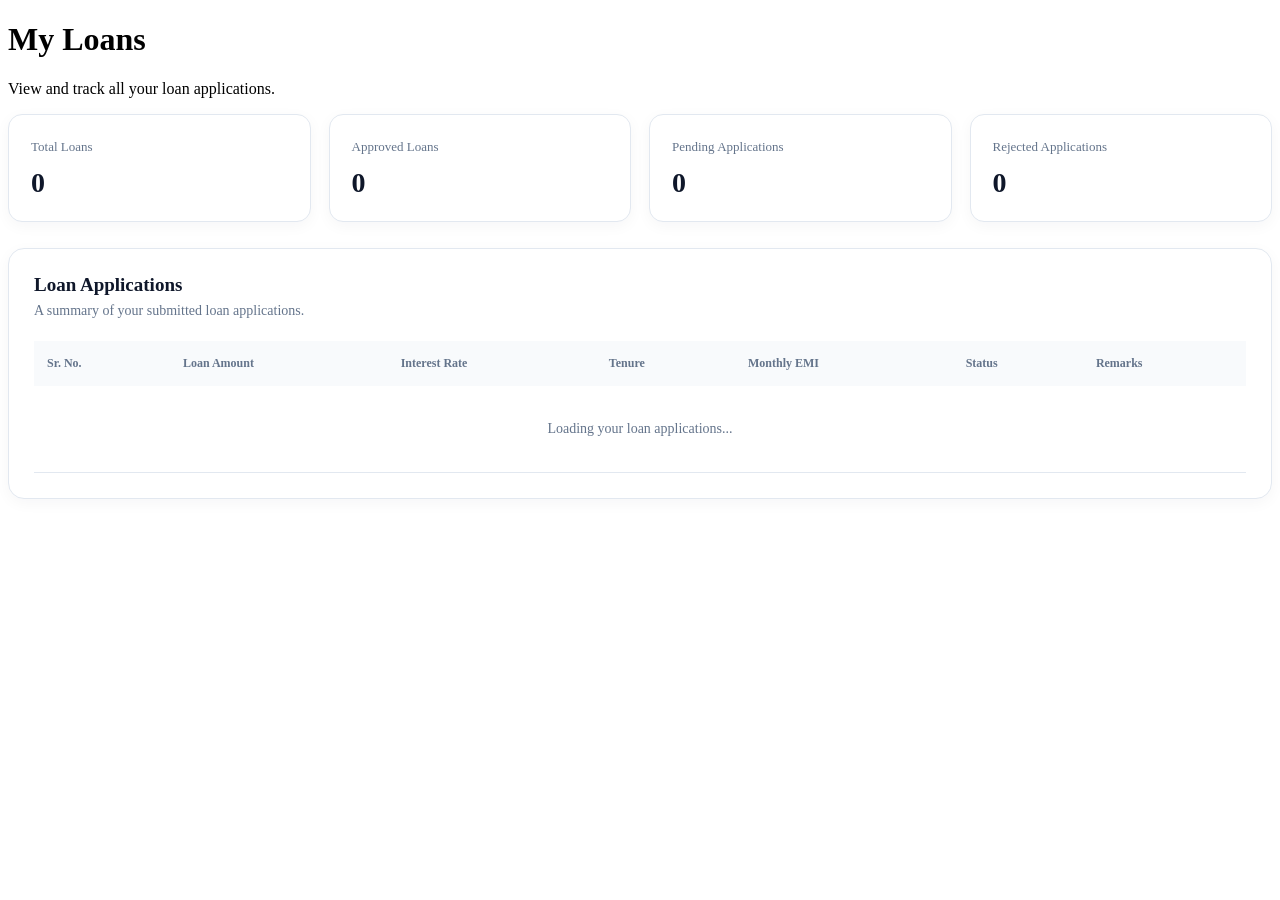
<file: src/main/resources/templates/borrower/loans.html>
<!DOCTYPE html>
<html lang="en" xmlns:th="http://www.thymeleaf.org">
<head>
  <meta charset="UTF-8">
  <meta name="viewport" content="width=device-width, initial-scale=1.0">
  <title>My Loans | Digital Lending</title>

  <link rel="stylesheet" th:href="@{/css/style.css}">

  <style>
    /* Summary cards */
    .loan-summary-grid {
      display: grid;
      grid-template-columns: repeat(4, minmax(0, 1fr));
      gap: 18px;
      margin-bottom: 26px;
    }

    .loan-summary-card {
      background: #ffffff;
      padding: 22px;
      border: 1px solid #e2e8f0;
      border-radius: 14px;
      box-shadow: 0 4px 15px rgba(15, 23, 42, 0.04);
    }

    .loan-summary-card span {
      color: #64748b;
      font-size: 13px;
    }

    .loan-summary-card h2 {
      color: #0f172a;
      font-size: 28px;
      margin: 12px 0 0;
    }

    /* Table section */
    .loans-table-section {
      background: #ffffff;
      padding: 25px;
      border: 1px solid #e2e8f0;
      border-radius: 16px;
      box-shadow: 0 4px 15px rgba(15, 23, 42, 0.04);
    }

    .section-heading {
      margin-bottom: 22px;
    }

    .section-heading h2 {
      color: #0f172a;
      font-size: 19px;
      margin: 0 0 7px;
    }

    .section-heading p {
      color: #64748b;
      font-size: 14px;
      margin: 0;
    }

    .table-responsive {
      width: 100%;
      overflow-x: auto;
    }

    .loans-table {
      width: 100%;
      border-collapse: collapse;
      min-width: 750px;
    }

    .loans-table th {
      background: #f8fafc;
      color: #64748b;
      font-size: 12px;
      font-weight: 700;
      text-align: left;
      padding: 15px 13px;
      white-space: nowrap;
    }

    .loans-table td {
      padding: 16px 13px;
      border-bottom: 1px solid #e2e8f0;
      color: #334155;
      font-size: 14px;
    }

    .loans-table tbody tr:hover {
      background: #f8fafc;
    }

    .loan-id {
      color: #0f766e;
      font-weight: 700;
    }

    /* Status badges */
    .status-badge {
      display: inline-block;
      padding: 6px 11px;
      border-radius: 20px;
      font-size: 11px;
      font-weight: 700;
      white-space: nowrap;
    }

    .status-applied {
      background: #fef3c7;
      color: #92400e;
    }

    .status-approved {
      background: #dcfce7;
      color: #166534;
    }

    .status-rejected {
      background: #fee2e2;
      color: #991b1b;
    }

    .status-default {
      background: #e2e8f0;
      color: #334155;
    }

    .empty-table-message {
      text-align: center;
      padding: 35px !important;
      color: #64748b !important;
    }

    .loan-message {
      margin-bottom: 16px;
      font-size: 14px;
    }

    .loan-message.error {
      color: #dc2626;
    }

    @media (max-width: 1000px) {
      .loan-summary-grid {
        grid-template-columns: repeat(2, minmax(0, 1fr));
      }
    }

    @media (max-width: 600px) {
      .loan-summary-grid {
        grid-template-columns: 1fr;
      }

      .loans-table-section {
        padding: 18px;
      }
    }
  </style>
</head>

<body class="dashboard-page">

<div class="dashboard-container">

  <!-- Borrower Sidebar -->
  <div th:replace="~{fragments/common :: borrowerSidebar('loans')}"></div>

  <!-- Main Content -->
  <main class="dashboard-main">

    <header class="dashboard-header">
      <div>
        <h1>My Loans</h1>
        <p>View and track all your loan applications.</p>
      </div>
    </header>

    <!-- Loan Summary -->
    <section class="loan-summary-grid">

      <div class="loan-summary-card">
        <span>Total Loans</span>
        <h2 id="totalLoans">0</h2>
      </div>

      <div class="loan-summary-card">
        <span>Approved Loans</span>
        <h2 id="approvedLoans">0</h2>
      </div>

      <div class="loan-summary-card">
        <span>Pending Applications</span>
        <h2 id="pendingLoans">0</h2>
      </div>

      <div class="loan-summary-card">
        <span>Rejected Applications</span>
        <h2 id="rejectedLoans">0</h2>
      </div>

    </section>

    <!-- Loan Applications Table -->
    <section class="loans-table-section">

      <div class="section-heading">
        <h2>Loan Applications</h2>
        <p>A summary of your submitted loan applications.</p>
      </div>

      <div id="loanMessage" class="loan-message"></div>

      <div class="table-responsive">

        <table class="loans-table">

          <thead>
          <tr>
            <th>Sr. No.</th>
            <th>Loan Amount</th>
            <th>Interest Rate</th>
            <th>Tenure</th>
            <th>Monthly EMI</th>
            <th>Status</th>
            <th>Remarks</th>
          </tr>
          </thead>

          <tbody id="loansTableBody">
          <tr>
            <td colspan="7" class="empty-table-message">
              Loading your loan applications...
            </td>
          </tr>
          </tbody>

        </table>

      </div>

    </section>

  </main>

</div>

<script th:src="@{/js/borrower-loans.js}"></script>

</body>
</html>
</file>
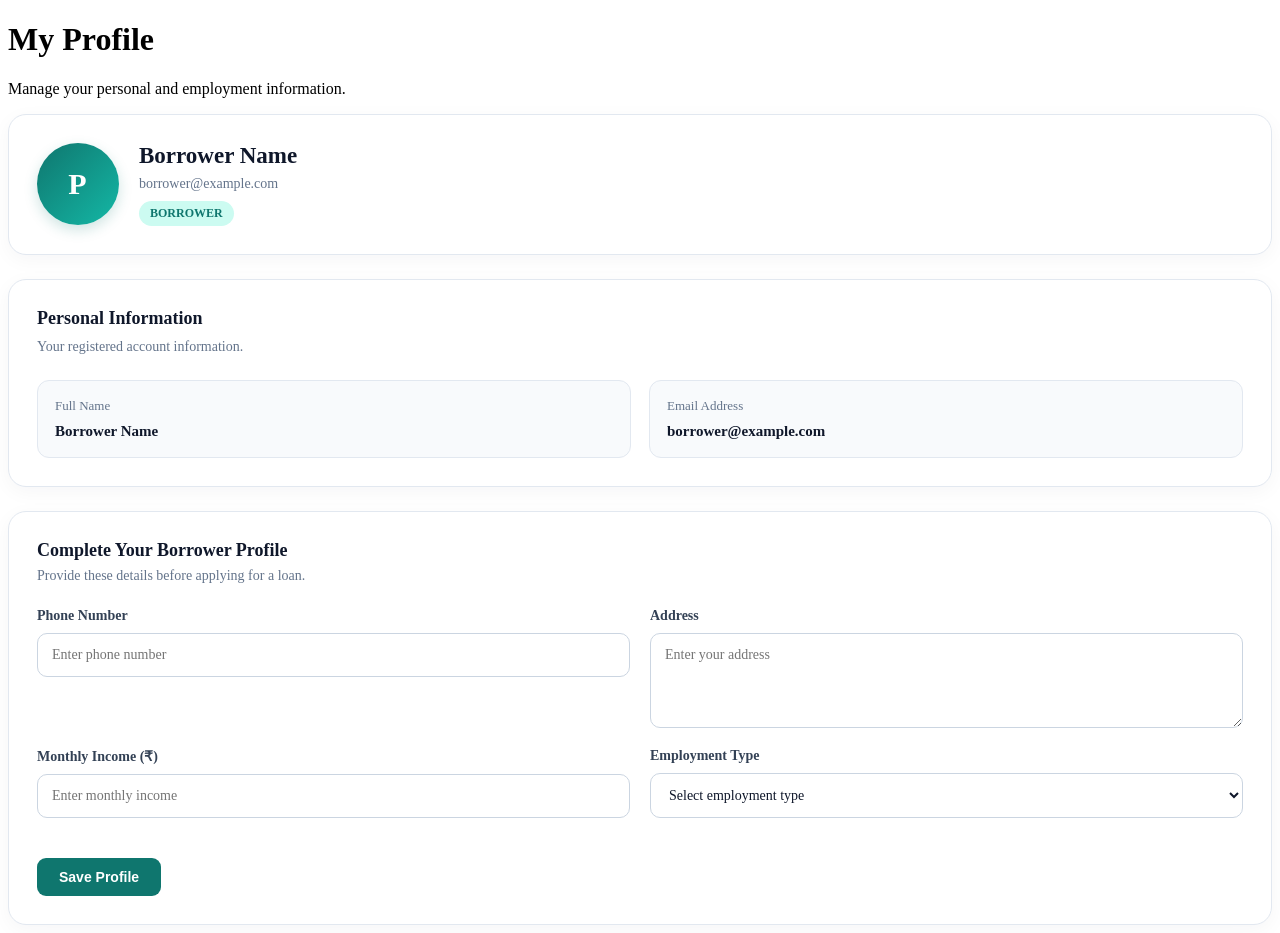
<file: src/main/resources/templates/borrower/profile.html>
<!DOCTYPE html>
<html lang="en" xmlns:th="http://www.thymeleaf.org">
<head>
    <meta charset="UTF-8">
    <meta name="viewport" content="width=device-width, initial-scale=1.0">
    <title>My Profile | Digital Lending</title>

    <link rel="stylesheet" th:href="@{/css/style.css}">

    <style>
        /* Main profile layout */
        .profile-section {
            display: flex;
            flex-direction: column;
            gap: 24px;
        }

        .profile-card {
            background: #ffffff;
            border: 1px solid #e2e8f0;
            border-radius: 18px;
            padding: 28px;
            box-shadow: 0 5px 20px rgba(15, 23, 42, 0.04);
        }

        /* Profile identity */
        .profile-identity {
            display: flex;
            align-items: center;
            gap: 20px;
        }

        .profile-avatar {
            width: 82px;
            height: 82px;
            min-width: 82px;
            border-radius: 50%;
            display: flex;
            align-items: center;
            justify-content: center;
            background: linear-gradient(135deg, #0f766e, #14b8a6);
            color: #ffffff;
            font-size: 30px;
            font-weight: 700;
            letter-spacing: 1px;
            box-shadow: 0 5px 14px rgba(15, 118, 110, 0.2);
        }

        .profile-heading h2 {
            margin: 0 0 7px;
            color: #0f172a;
            font-size: 23px;
        }

        .profile-heading p {
            margin: 0 0 9px;
            color: #64748b;
            font-size: 14px;
        }

        .profile-role {
            display: inline-block;
            padding: 5px 11px;
            background: #ccfbf1;
            color: #0f766e;
            border-radius: 20px;
            font-size: 12px;
            font-weight: 700;
        }

        /* Section heading */
        .section-heading {
            margin-bottom: 22px;
        }

        .section-heading h3 {
            margin: 0 0 7px;
            color: #0f172a;
            font-size: 18px;
        }

        .section-heading p {
            margin: 0;
            color: #64748b;
            font-size: 14px;
            line-height: 1.6;
        }

        /* Personal information */
        .personal-info-grid {
            display: grid;
            grid-template-columns: repeat(2, minmax(0, 1fr));
            gap: 18px;
        }

        .info-item {
            padding: 17px;
            background: #f8fafc;
            border: 1px solid #e2e8f0;
            border-radius: 12px;
        }

        .info-item span {
            display: block;
            color: #64748b;
            font-size: 13px;
            margin-bottom: 8px;
        }

        .info-item strong {
            color: #0f172a;
            font-size: 15px;
            overflow-wrap: anywhere;
        }

        /* Form */
        #borrowerProfileForm {
            margin-top: 5px;
        }

        .profile-details-grid {
            display: grid;
            grid-template-columns: repeat(2, minmax(0, 1fr));
            gap: 20px;
        }

        #borrowerProfileForm .form-group {
            display: flex;
            flex-direction: column;
            gap: 9px;
        }

        #borrowerProfileForm label {
            color: #334155;
            font-size: 14px;
            font-weight: 600;
        }

        #borrowerProfileForm input,
        #borrowerProfileForm select,
        #borrowerProfileForm textarea {
            width: 100%;
            box-sizing: border-box;
            padding: 13px 14px;
            border: 1px solid #cbd5e1;
            border-radius: 10px;
            background: #ffffff;
            color: #0f172a;
            font-family: inherit;
            font-size: 14px;
            outline: none;
            transition: 0.2s;
        }

        #borrowerProfileForm textarea {
            min-height: 95px;
            resize: vertical;
        }

        #borrowerProfileForm input:focus,
        #borrowerProfileForm select:focus,
        #borrowerProfileForm textarea:focus {
            border-color: #0d9488;
            box-shadow: 0 0 0 3px rgba(13, 148, 136, 0.12);
        }

        #borrowerProfileForm input:disabled,
        #borrowerProfileForm select:disabled,
        #borrowerProfileForm textarea:disabled {
            background: #f1f5f9;
            color: #475569;
            cursor: not-allowed;
            opacity: 1;
        }

        /* Form header */
        .profile-form-header {
            display: flex;
            justify-content: space-between;
            align-items: center;
            gap: 16px;
            flex-wrap: wrap;
            margin-bottom: 24px;
        }

        .profile-form-header h3 {
            margin: 0 0 7px;
            color: #0f172a;
            font-size: 18px;
        }

        .profile-form-header p {
            margin: 0;
            color: #64748b;
            font-size: 14px;
        }

        /* Buttons */
        .profile-action-button {
            padding: 11px 22px;
            border: none;
            border-radius: 9px;
            background: #0f766e;
            color: #ffffff;
            font-weight: 600;
            font-size: 14px;
            cursor: pointer;
            transition: background 0.2s;
        }

        .profile-action-button:hover {
            background: #115e59;
        }

        #editProfileButton {
            margin-top: 0;
        }

        #borrowerProfileForm .profile-action-button {
            margin-top: 24px;
        }

        /* Messages */
        .form-message {
            margin-top: 16px;
            font-size: 14px;
        }

        .form-message.success {
            color: #15803d;
        }

        .form-message.error {
            color: #dc2626;
        }

        /* Responsive */
        @media (max-width: 768px) {
            .profile-card {
                padding: 20px;
            }

            .personal-info-grid,
            .profile-details-grid {
                grid-template-columns: 1fr;
                gap: 15px;
            }

            .profile-avatar {
                width: 68px;
                height: 68px;
                min-width: 68px;
                font-size: 25px;
            }

            .profile-heading h2 {
                font-size: 19px;
            }

            #editProfileButton,
            #borrowerProfileForm .profile-action-button {
                width: 100%;
            }
        }
    </style>
</head>

<body class="dashboard-page">

<div class="dashboard-container">

    <!-- Borrower Sidebar -->
    <div th:replace="~{fragments/common :: borrowerSidebar('profile')}"></div>

    <!-- Main Content -->
    <main class="dashboard-main">

        <header class="dashboard-header">
            <div>
                <h1>My Profile</h1>
                <p>Manage your personal and employment information.</p>
            </div>
        </header>

        <section class="profile-section">

            <!-- Profile Identity Card -->
            <div class="profile-card">

                <div class="profile-identity">

                    <div class="profile-avatar"
                         id="profileAvatar"
                         th:text="${#strings.substring(user.name, 0, 1).toUpperCase()}">
                        P
                    </div>

                    <div class="profile-heading">
                        <h2 th:text="${user.name}">Borrower Name</h2>

                        <p th:text="${user.email}">
                            borrower@example.com
                        </p>

                        <span class="profile-role">BORROWER</span>
                    </div>

                </div>

            </div>

            <!-- Personal Information -->
            <div class="profile-card">

                <div class="section-heading">
                    <h3>Personal Information</h3>
                    <p>Your registered account information.</p>
                </div>

                <div class="personal-info-grid">

                    <div class="info-item">
                        <span>Full Name</span>
                        <strong th:text="${user.name}">Borrower Name</strong>
                    </div>

                    <div class="info-item">
                        <span>Email Address</span>
                        <strong th:text="${user.email}">
                            borrower@example.com
                        </strong>
                    </div>

                </div>

            </div>

            <!-- Borrower Profile Form -->
            <div class="profile-card">

                <div class="profile-form-header">
                    <div>
                        <h3 id="profileFormTitle">
                            Complete Your Borrower Profile
                        </h3>

                        <p id="profileFormDescription">
                            Provide these details before applying for a loan.
                        </p>
                    </div>

                    <button type="button"
                            id="editProfileButton"
                            class="profile-action-button"
                            style="display: none;">
                        Edit Profile
                    </button>
                </div>

                <form id="borrowerProfileForm" method="post">

                    <!-- CSRF Token -->
                    <input type="hidden"
                           id="csrfToken"
                           th:name="${_csrf.parameterName}"
                           th:value="${_csrf.token}">

                    <div class="profile-details-grid">

                        <div class="form-group">
                            <label for="phone">Phone Number</label>
                            <input type="tel"
                                   id="phone"
                                   name="phone"
                                   placeholder="Enter phone number"
                                   pattern="[0-9+()\- ]{7,15}"
                                   maxlength="15"
                                   required>
                        </div>

                        <div class="form-group">
                            <label for="address">Address</label>
                            <textarea id="address"
                                      name="address"
                                      placeholder="Enter your address"
                                      maxlength="255"
                                      required></textarea>
                        </div>

                        <div class="form-group">
                            <label for="monthlyIncome">Monthly Income (₹)</label>
                            <input type="number"
                                   id="monthlyIncome"
                                   name="monthlyIncome"
                                   placeholder="Enter monthly income"
                                   min="0.01"
                                   step="0.01"
                                   required>
                        </div>

                        <div class="form-group">
                            <label for="employmentType">Employment Type</label>
                            <select id="employmentType"
                                    name="employmentType"
                                    required>
                                <option value="">Select employment type</option>
                                <option value="SALARIED">Salaried</option>
                                <option value="SELF_EMPLOYED">Self Employed</option>
                                <option value="BUSINESS">Business</option>
                                <option value="STUDENT">Student</option>
                                <option value="UNEMPLOYED">Unemployed</option>
                                <option value="OTHER">Other</option>
                            </select>
                        </div>

                    </div>

                    <div id="profileMessage" class="form-message"></div>

                    <button type="submit"
                            id="profileSubmitButton"
                            class="profile-action-button">
                        Save Profile
                    </button>

                </form>

            </div>

        </section>

    </main>

</div>

<script th:src="@{/js/borrower-profile.js}"></script>

</body>
</html>
</file>
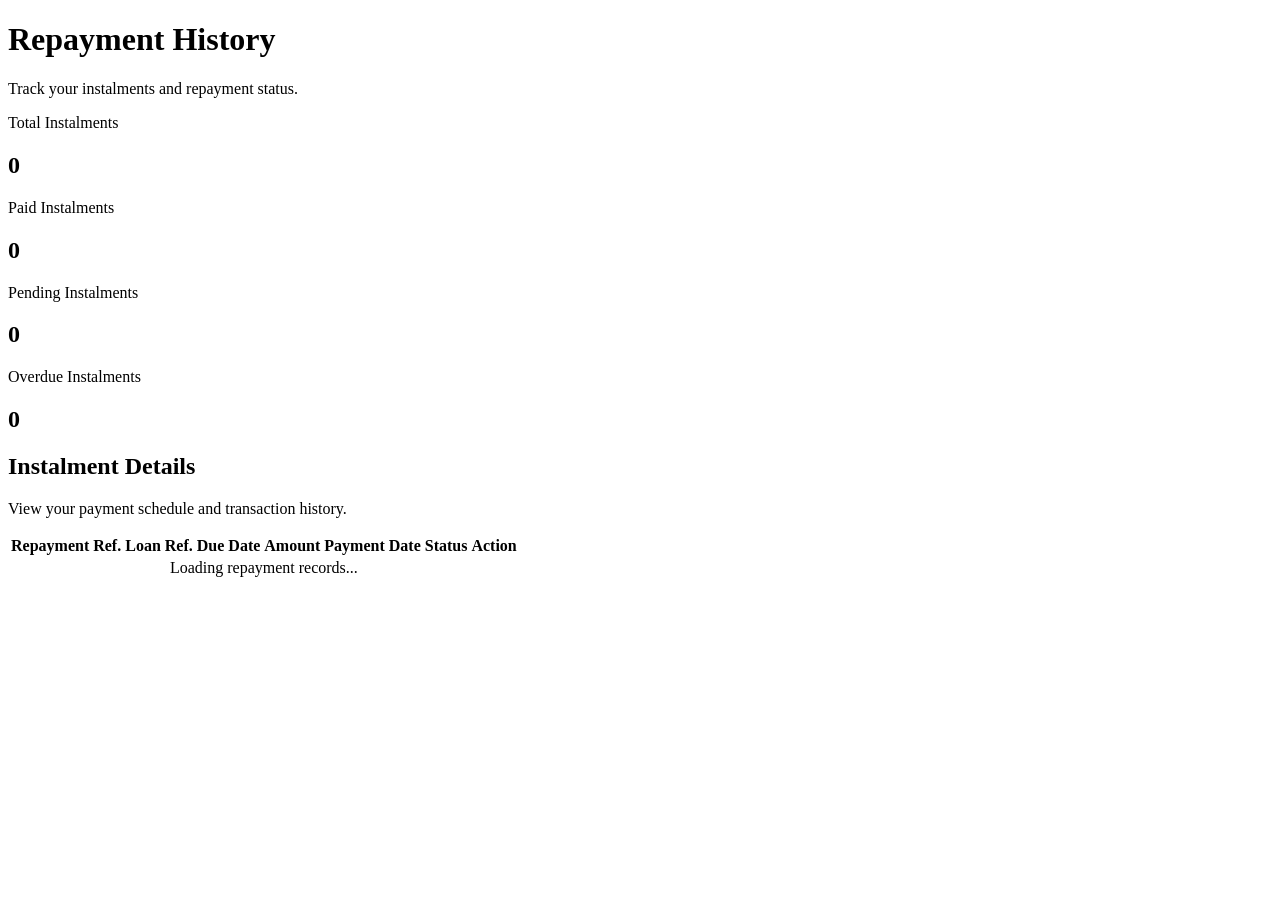
<file: src/main/resources/templates/borrower/repayments.html>
<!DOCTYPE html>
<html lang="en" xmlns:th="http://www.thymeleaf.org">
<head>
    <meta charset="UTF-8">
    <meta name="viewport" content="width=device-width, initial-scale=1.0">
    <title>Repayment History | Digital Lending</title>

    <link rel="stylesheet" th:href="@{/css/style.css}">



    <style>
        /* Pay Now button */
        .pay-btn {
            background: linear-gradient(135deg, #0d9488, #0f766e);
            color: #ffffff;
            border: none;
            padding: 9px 18px;
            border-radius: 8px;
            font-size: 13px;
            font-weight: 600;
            cursor: pointer;
            transition: all 0.25s ease;
            white-space: nowrap;
            box-shadow: 0 3px 8px rgba(13, 148, 136, 0.18);
        }

        .pay-btn:hover {
            background: linear-gradient(135deg, #0f766e, #115e59);
            transform: translateY(-2px);
            box-shadow: 0 5px 12px rgba(13, 148, 136, 0.25);
        }

        .pay-btn:active {
            transform: translateY(0);
        }

        .pay-btn:disabled {
            background: #94a3b8;
            color: #ffffff;
            cursor: not-allowed;
            transform: none;
            box-shadow: none;
            opacity: 0.8;
        }

        /* Keep action column aligned */
        .repayment-table td:last-child {
            text-align: center;
            min-width: 110px;
        }
    </style>


</head>

<body class="dashboard-page">

<div class="dashboard-container">

    <!-- Reusable Borrower Sidebar -->
    <div th:replace="~{fragments/common :: borrowerSidebar('repayments')}"></div>

    <!-- Main Content -->
    <main class="dashboard-main">

        <header class="dashboard-header">
            <div>
                <h1>Repayment History</h1>
                <p>Track your instalments and repayment status.</p>
            </div>
        </header>

        <input type="hidden" id="csrfToken"
               th:name="${_csrf.parameterName}"
               th:value="${_csrf.token}">

        <!-- Repayment Summary -->
        <section class="repayment-summary-grid">

            <div class="repayment-summary-card">
                <span>Total Instalments</span>
                <h2 id="totalRepayments">0</h2>
            </div>

            <div class="repayment-summary-card">
                <span>Paid Instalments</span>
                <h2 id="paidRepayments">0</h2>
            </div>

            <div class="repayment-summary-card">
                <span>Pending Instalments</span>
                <h2 id="pendingRepayments">0</h2>
            </div>

            <div class="repayment-summary-card">
                <span>Overdue Instalments</span>
                <h2 id="overdueRepayments">0</h2>
            </div>

        </section>

        <!-- Repayment Table -->
        <section class="repayment-table-section">

            <div class="section-heading">
                <h2>Instalment Details</h2>
                <p>View your payment schedule and transaction history.</p>
            </div>

            <p id="repaymentMessage" class="form-message"></p>

            <div class="table-responsive">

                <table class="repayment-table">

                    <thead>
                    <tr>
                        <th>Repayment Ref.</th>
                        <th>Loan Ref.</th>
                        <th>Due Date</th>
                        <th>Amount</th>
                        <th>Payment Date</th>
                        <th>Status</th>
                        <th>Action</th>
                    </tr>
                    </thead>

                    <tbody id="repaymentsTableBody">
                    <tr>
                        <td colspan="7" class="empty-table-message">
                            Loading repayment records...
                        </td>
                    </tr>
                    </tbody>

                </table>

            </div>

        </section>

    </main>

</div>

<script th:src="@{/js/borrower-repayments.js}"></script>

</body>
</html>
</file>
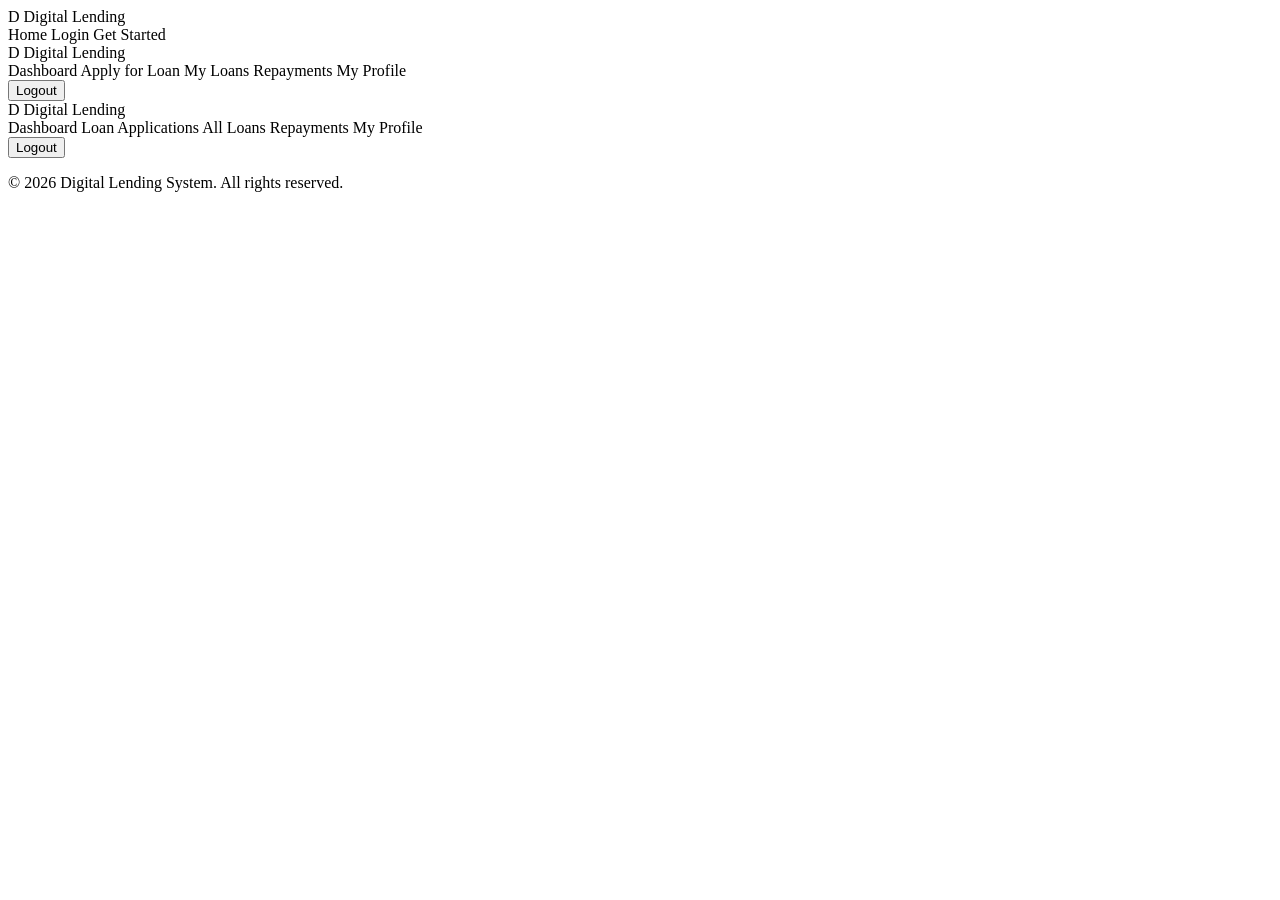
<file: src/main/resources/templates/fragments/common.html>
<!DOCTYPE html>
<html lang="en" xmlns:th="http://www.thymeleaf.org">

<body>

<!-- Public Navigation Bar -->
<header th:fragment="publicNavbar" class="public-navbar">

    <a th:href="@{/}" class="navbar-brand">
        <span class="brand-icon">D</span>
        <span>Digital Lending</span>
    </a>

    <nav class="navbar-links">
        <a th:href="@{/}">Home</a>
        <a th:href="@{/login}">Login</a>
        <a th:href="@{/register}" class="navbar-register">
            Get Started
        </a>
    </nav>

</header>


<!-- Borrower Sidebar -->
<aside th:fragment="borrowerSidebar(activePage)"
       class="dashboard-sidebar">

    <a th:href="@{/}" class="dashboard-brand">
        <span class="brand-icon">D</span>
        <span>Digital Lending</span>
    </a>

    <nav class="dashboard-nav">

        <a th:href="@{/borrower/dashboard}"
           th:classappend="${activePage == 'dashboard'} ? ' active' : ''">
            Dashboard
        </a>

        <a th:href="@{/borrower/apply-loan}"
           th:classappend="${activePage == 'apply-loan'} ? ' active' : ''">
            Apply for Loan
        </a>

        <a th:href="@{/borrower/loans}"
           th:classappend="${activePage == 'loans'} ? ' active' : ''">
            My Loans
        </a>

        <a th:href="@{/borrower/repayments}"
           th:classappend="${activePage == 'repayments'} ? ' active' : ''">
            Repayments
        </a>

        <a th:href="@{/borrower/profile}"
           th:classappend="${activePage == 'profile'} ? ' active' : ''">
            My Profile
        </a>

    </nav>

    <form th:action="@{/logout}" method="post" class="logout-form">
        <button type="submit" class="dashboard-logout">
            Logout
        </button>
    </form>

</aside>


<!-- Admin Sidebar -->
<aside th:fragment="adminSidebar(activePage)" class="dashboard-sidebar">

    <a th:href="@{/}" class="dashboard-brand">
        <span class="brand-icon">D</span>
        <span>Digital Lending</span>
    </a>

    <nav class="dashboard-nav">

        <a th:href="@{/admin/dashboard}"
           th:classappend="${activePage == 'dashboard'} ? ' active' : ''">
            Dashboard
        </a>

        <a th:href="@{/admin/applications}"
           th:classappend="${activePage == 'applications'} ? ' active' : ''">
            Loan Applications
        </a>

        <a th:href="@{/admin/loans}"
           th:classappend="${activePage == 'loans'} ? ' active' : ''">
            All Loans
        </a>

        <a th:href="@{/admin/repayments}"
           th:classappend="${activePage == 'repayments'} ? ' active' : ''">
            Repayments
        </a>

        <a th:href="@{/admin/profile}"
           th:classappend="${activePage == 'profile'} ? ' active' : ''">
            My Profile
        </a>

    </nav>

    <form th:action="@{/logout}" method="post" class="logout-form">
        <button type="submit" class="dashboard-logout">
            Logout
        </button>
    </form>

</aside>



<!-- Common Footer -->
<footer th:fragment="pageFooter" class="common-footer">

    <p>
        © 2026 Digital Lending System.
        All rights reserved.
    </p>

</footer>

</body>
</html>
</file>
